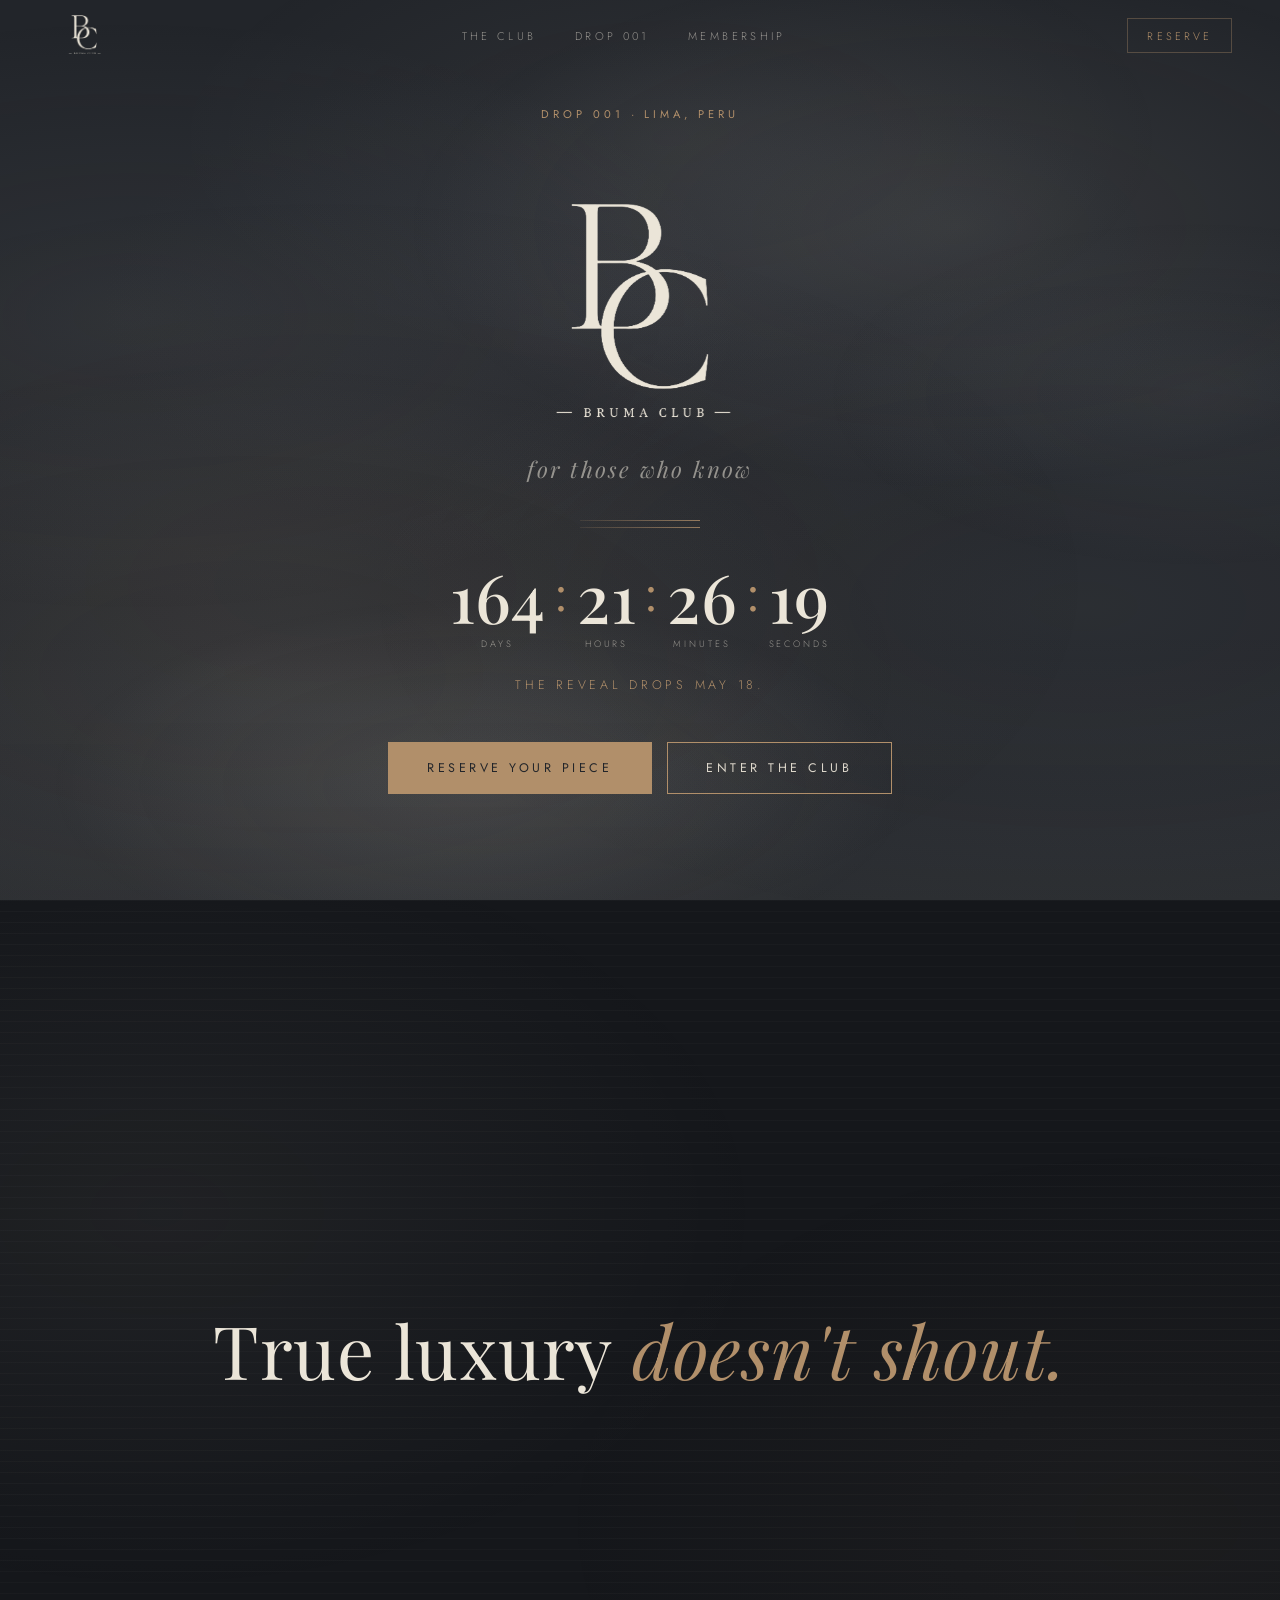
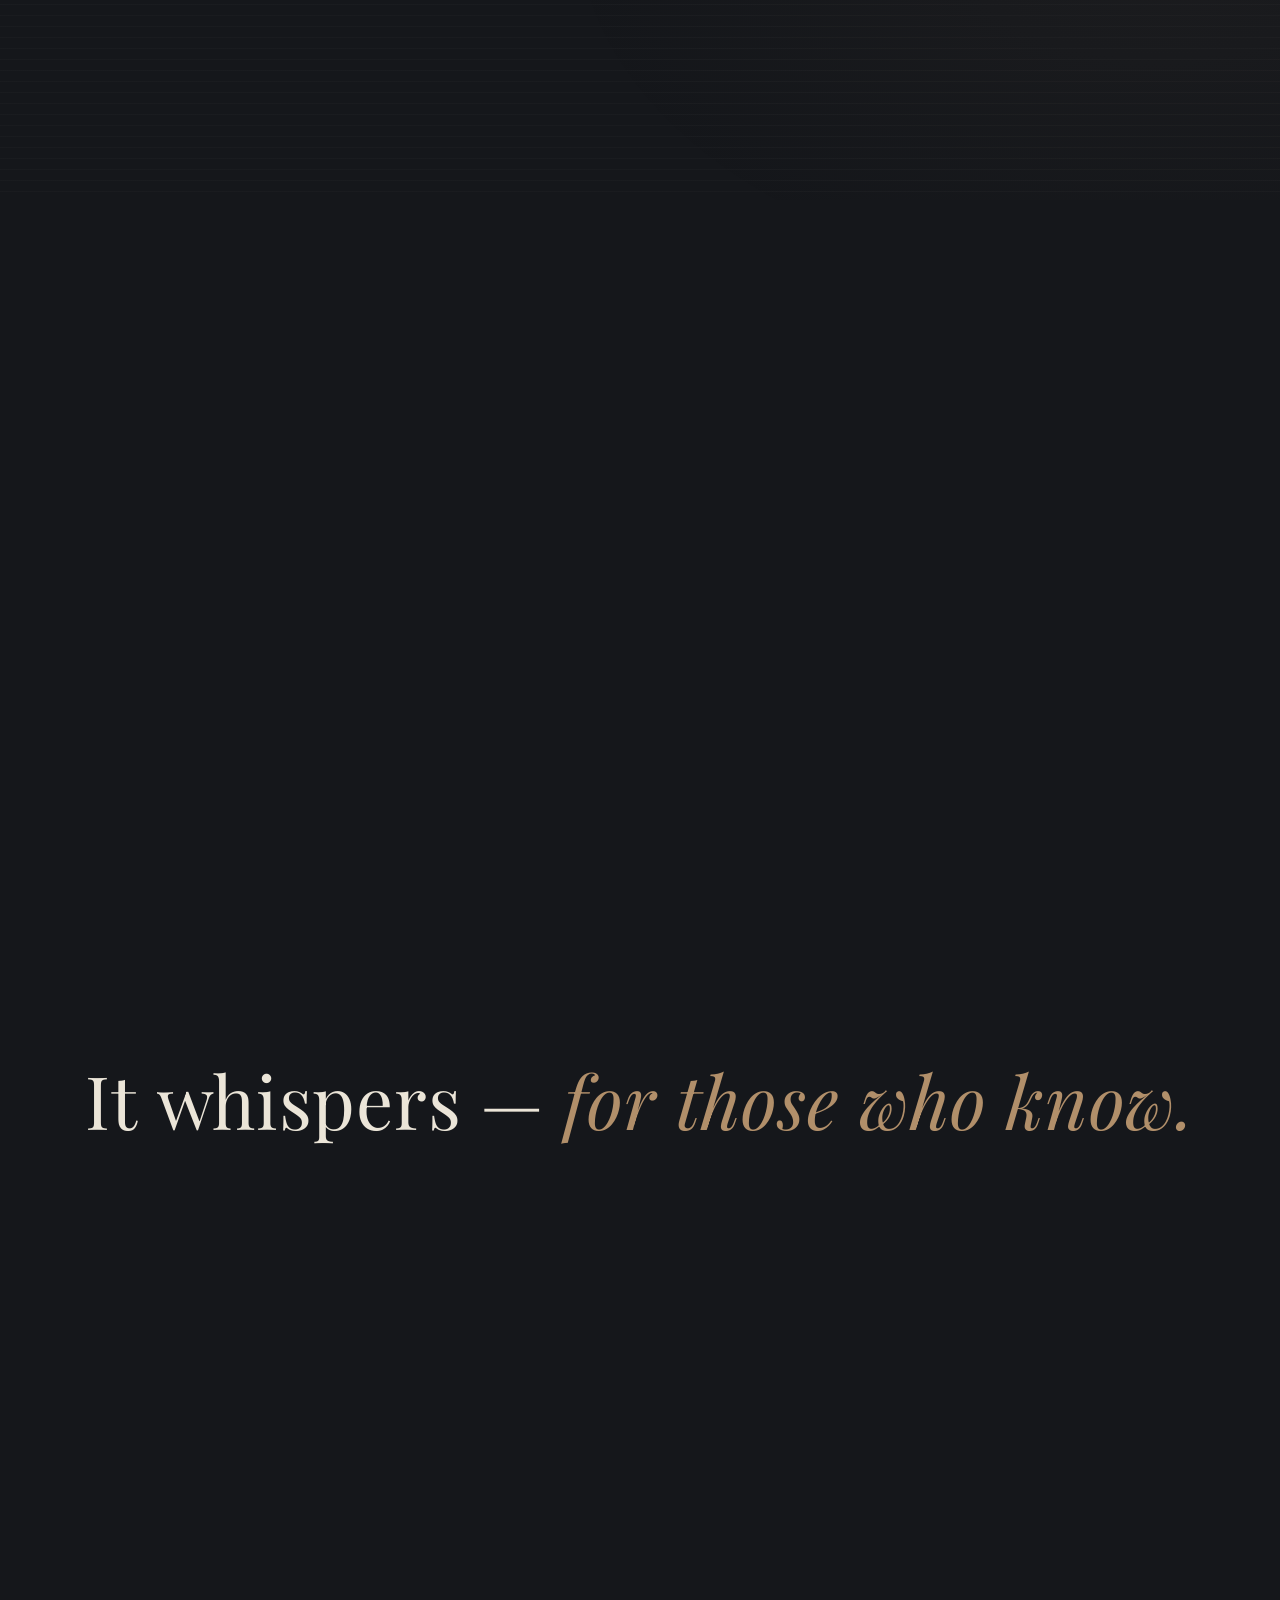
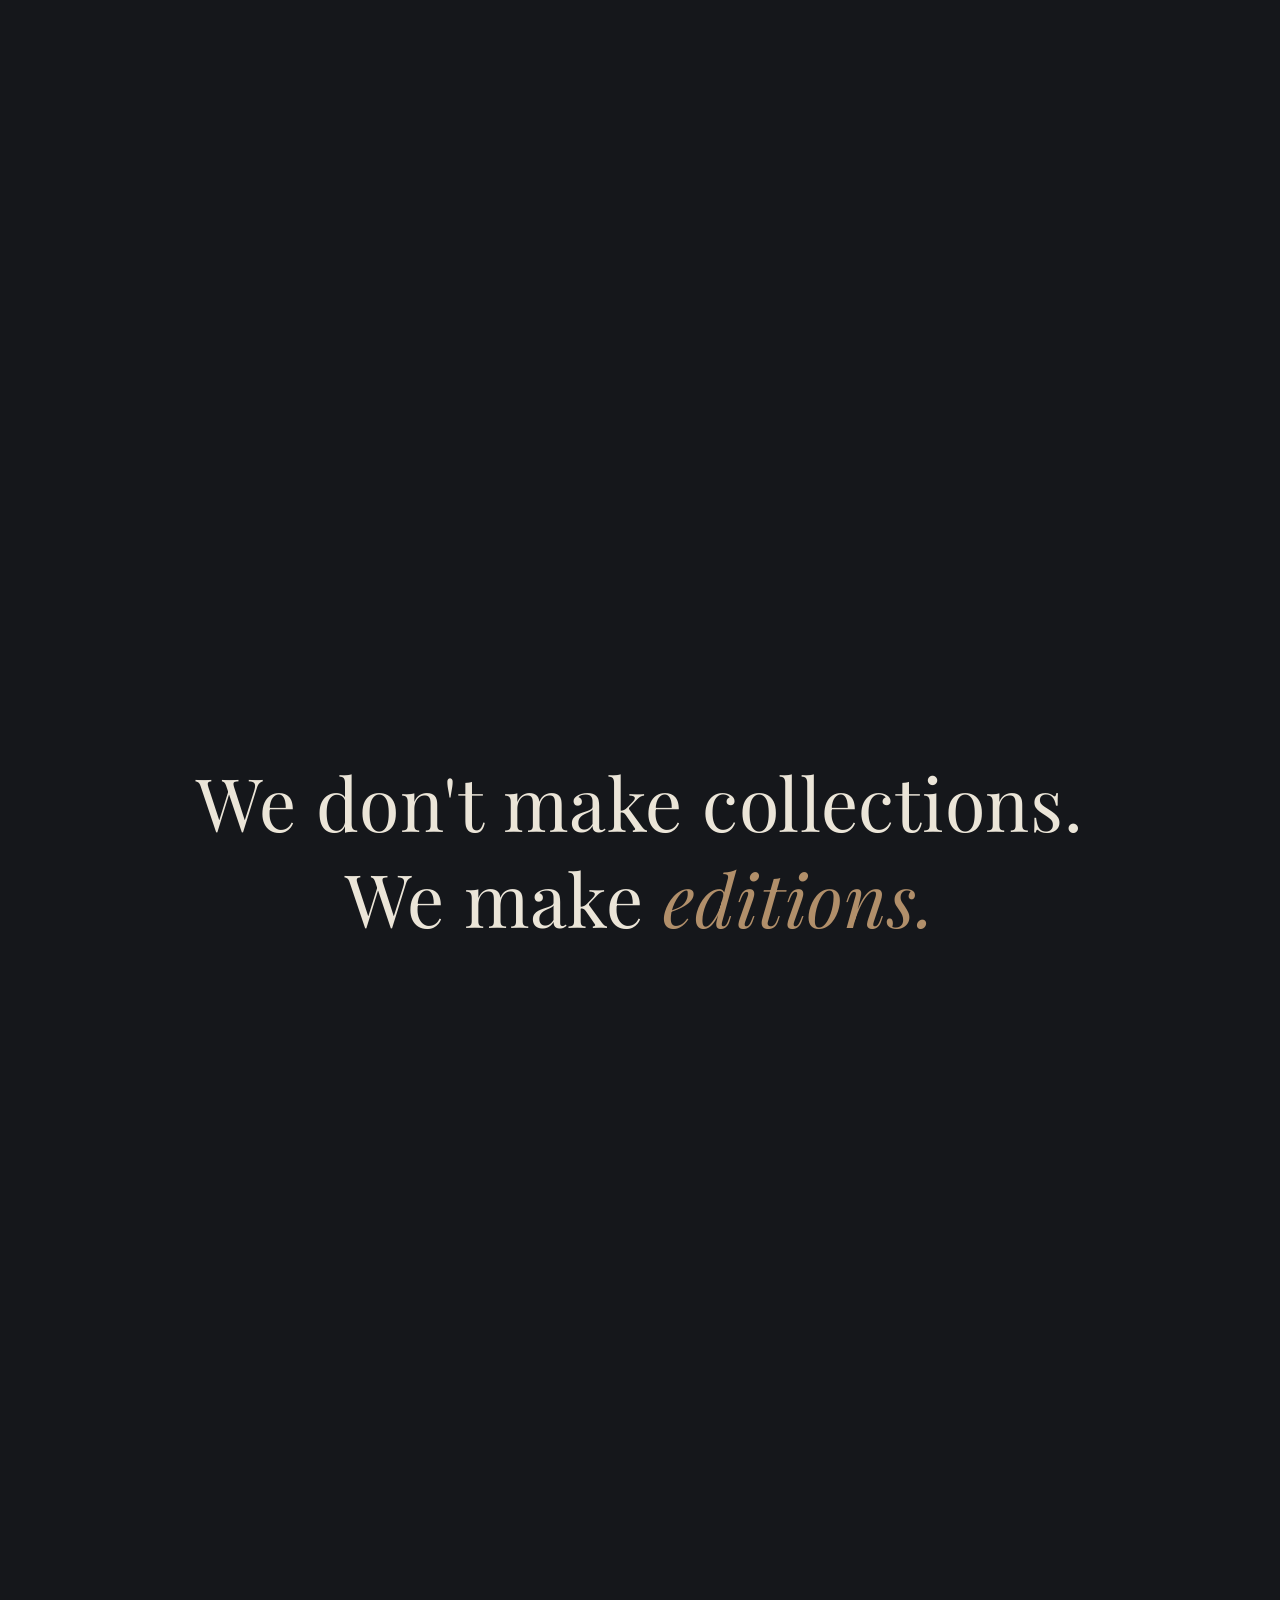
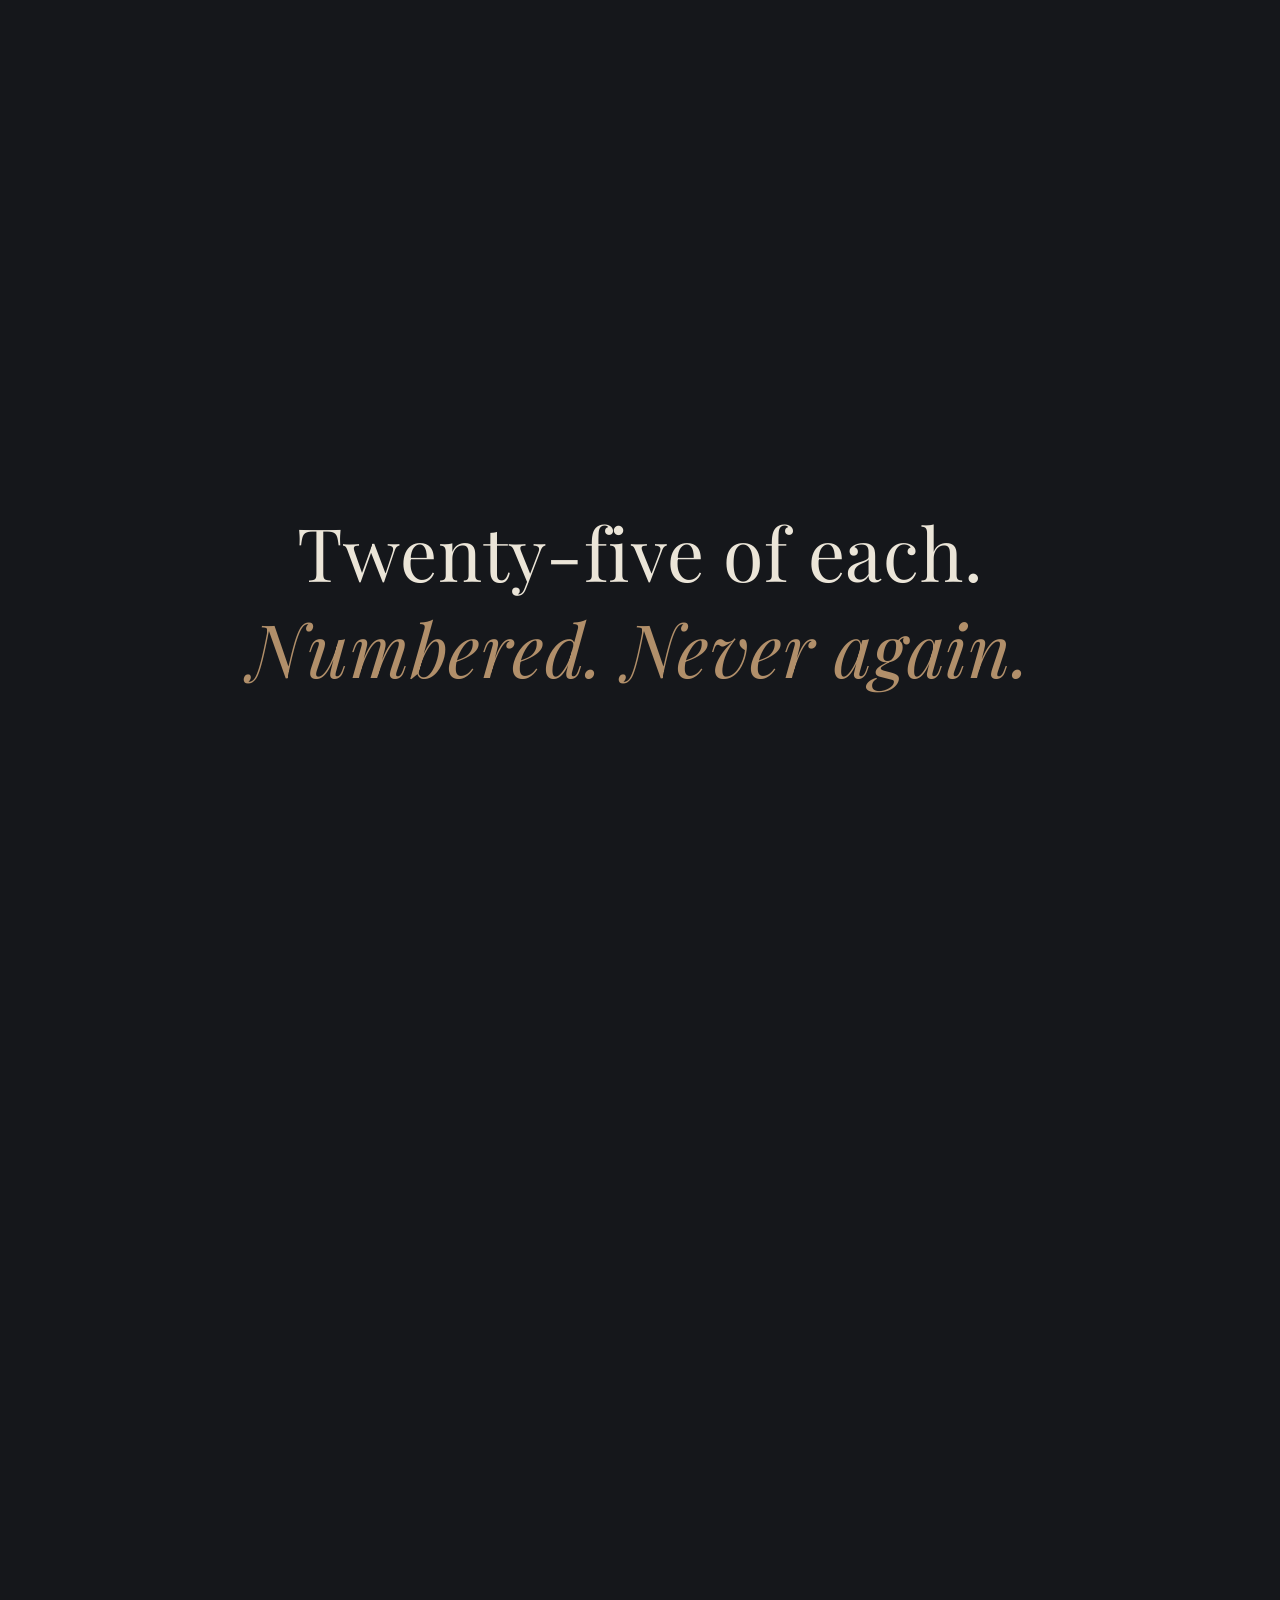
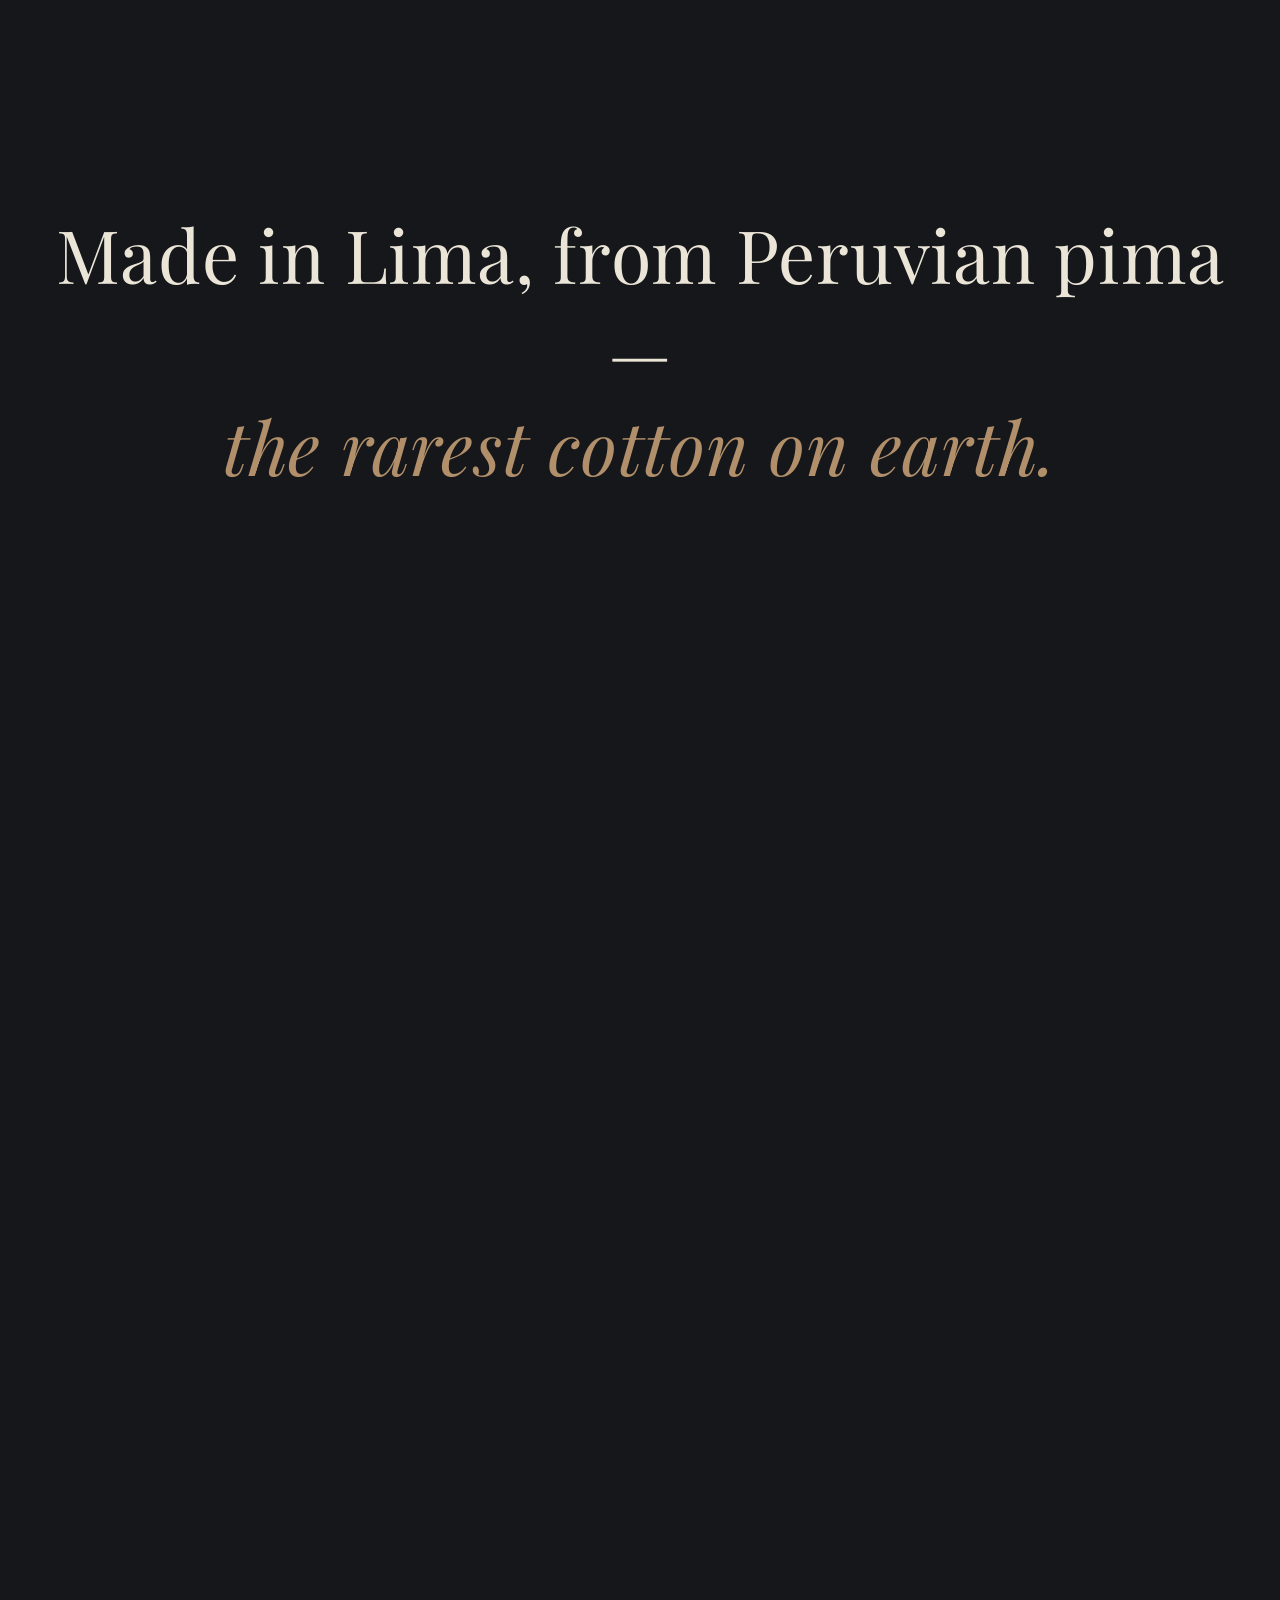
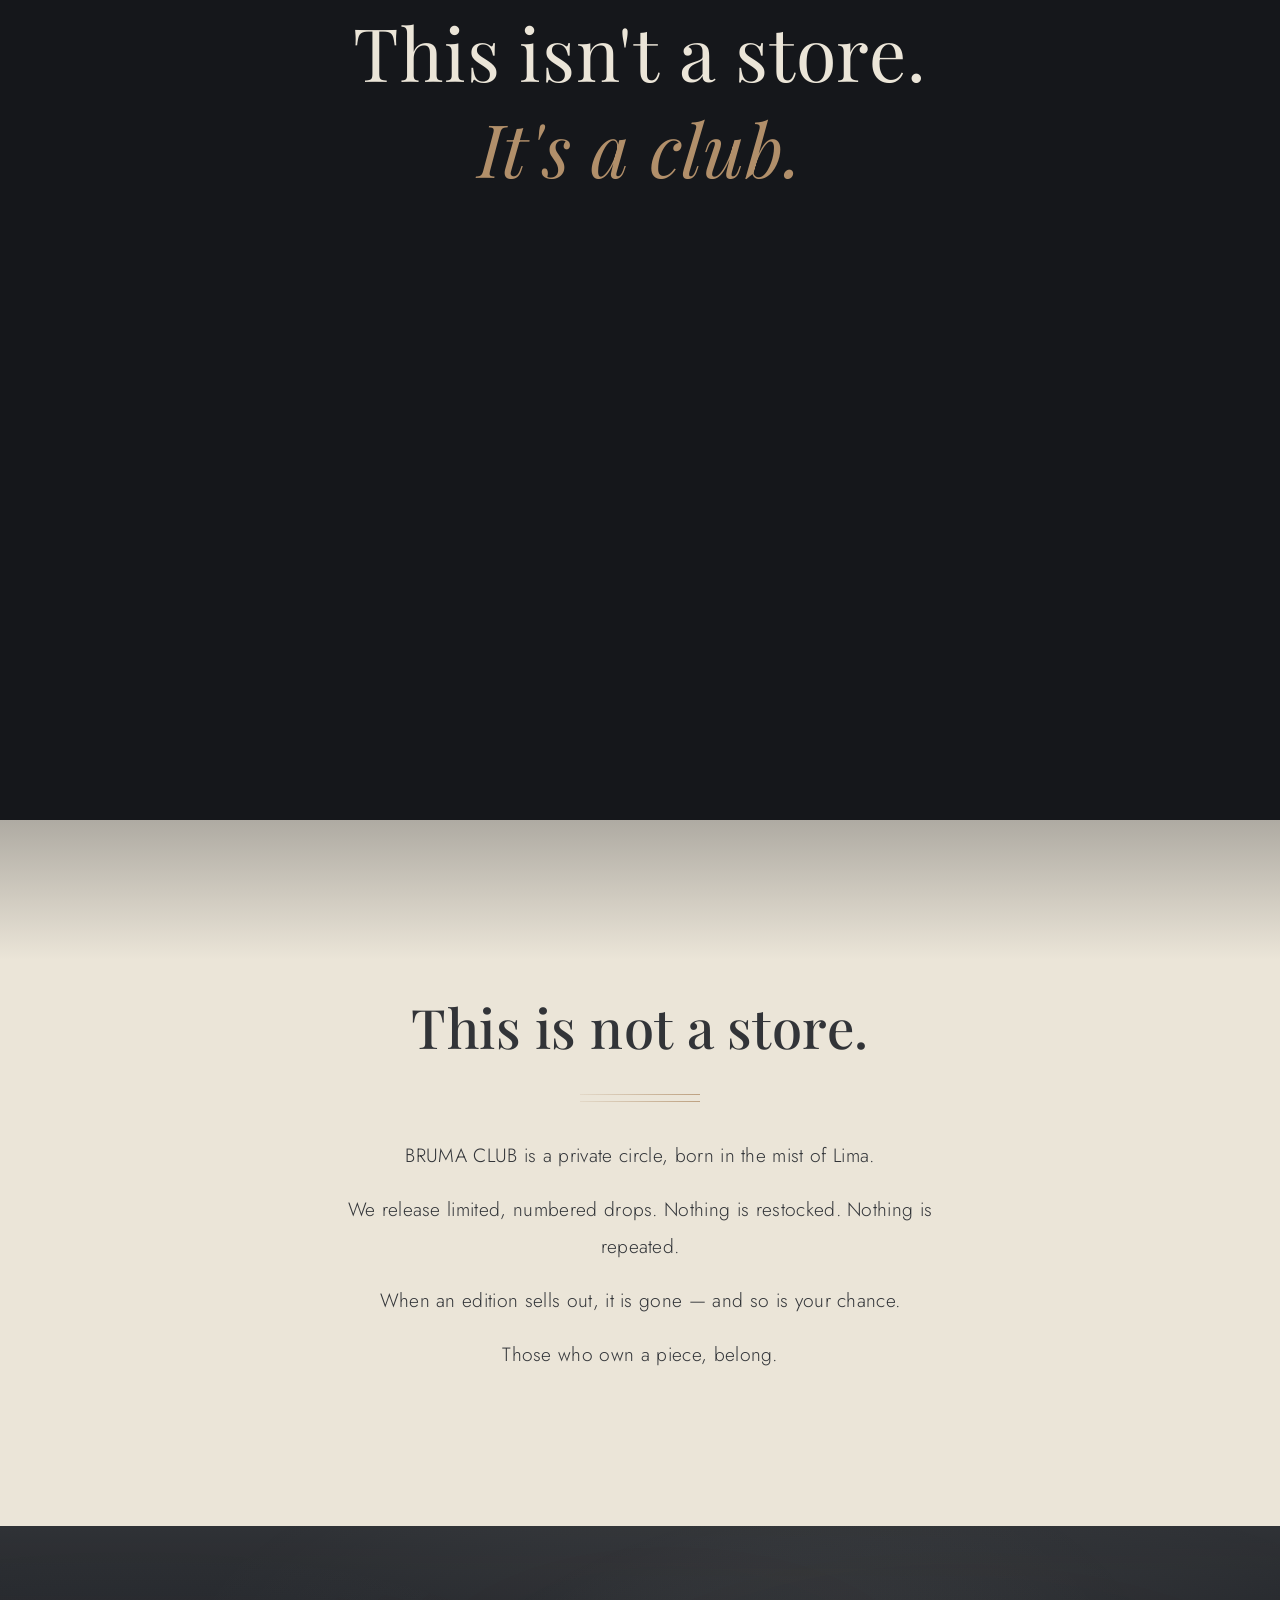
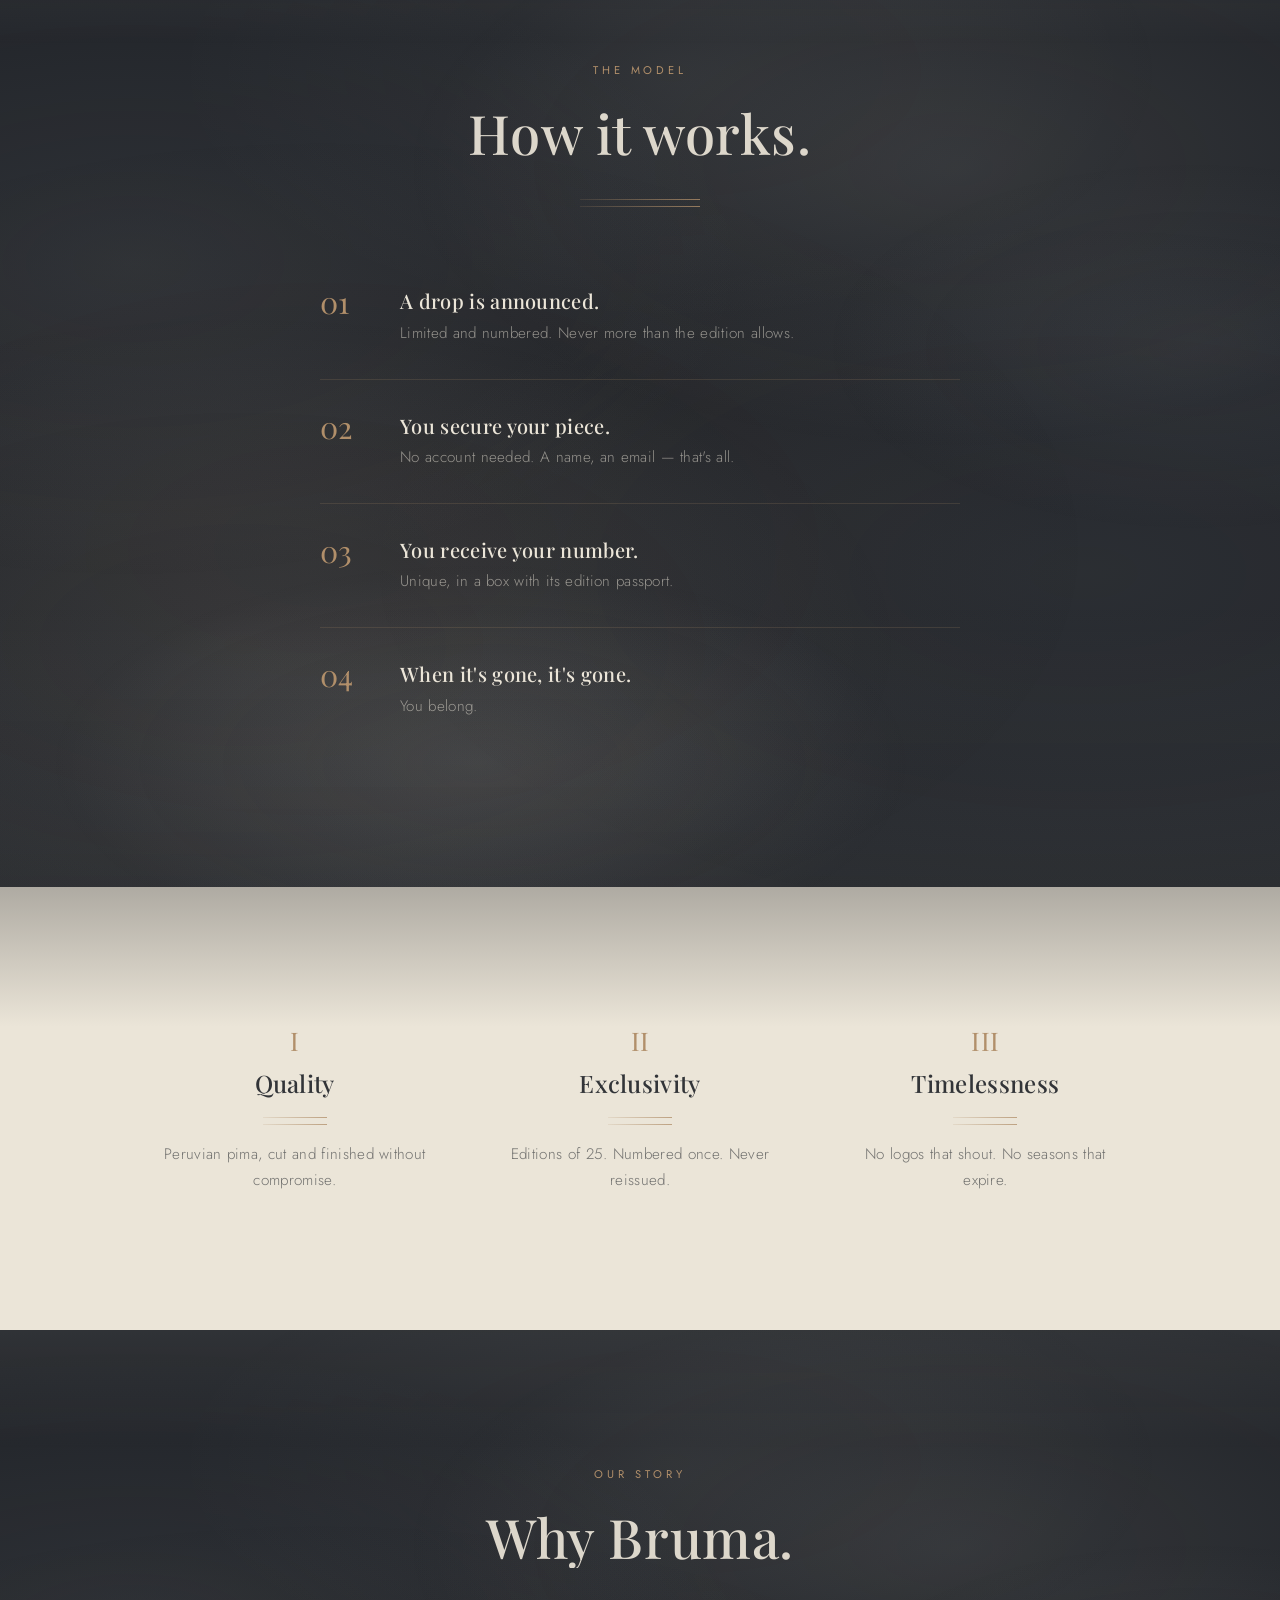
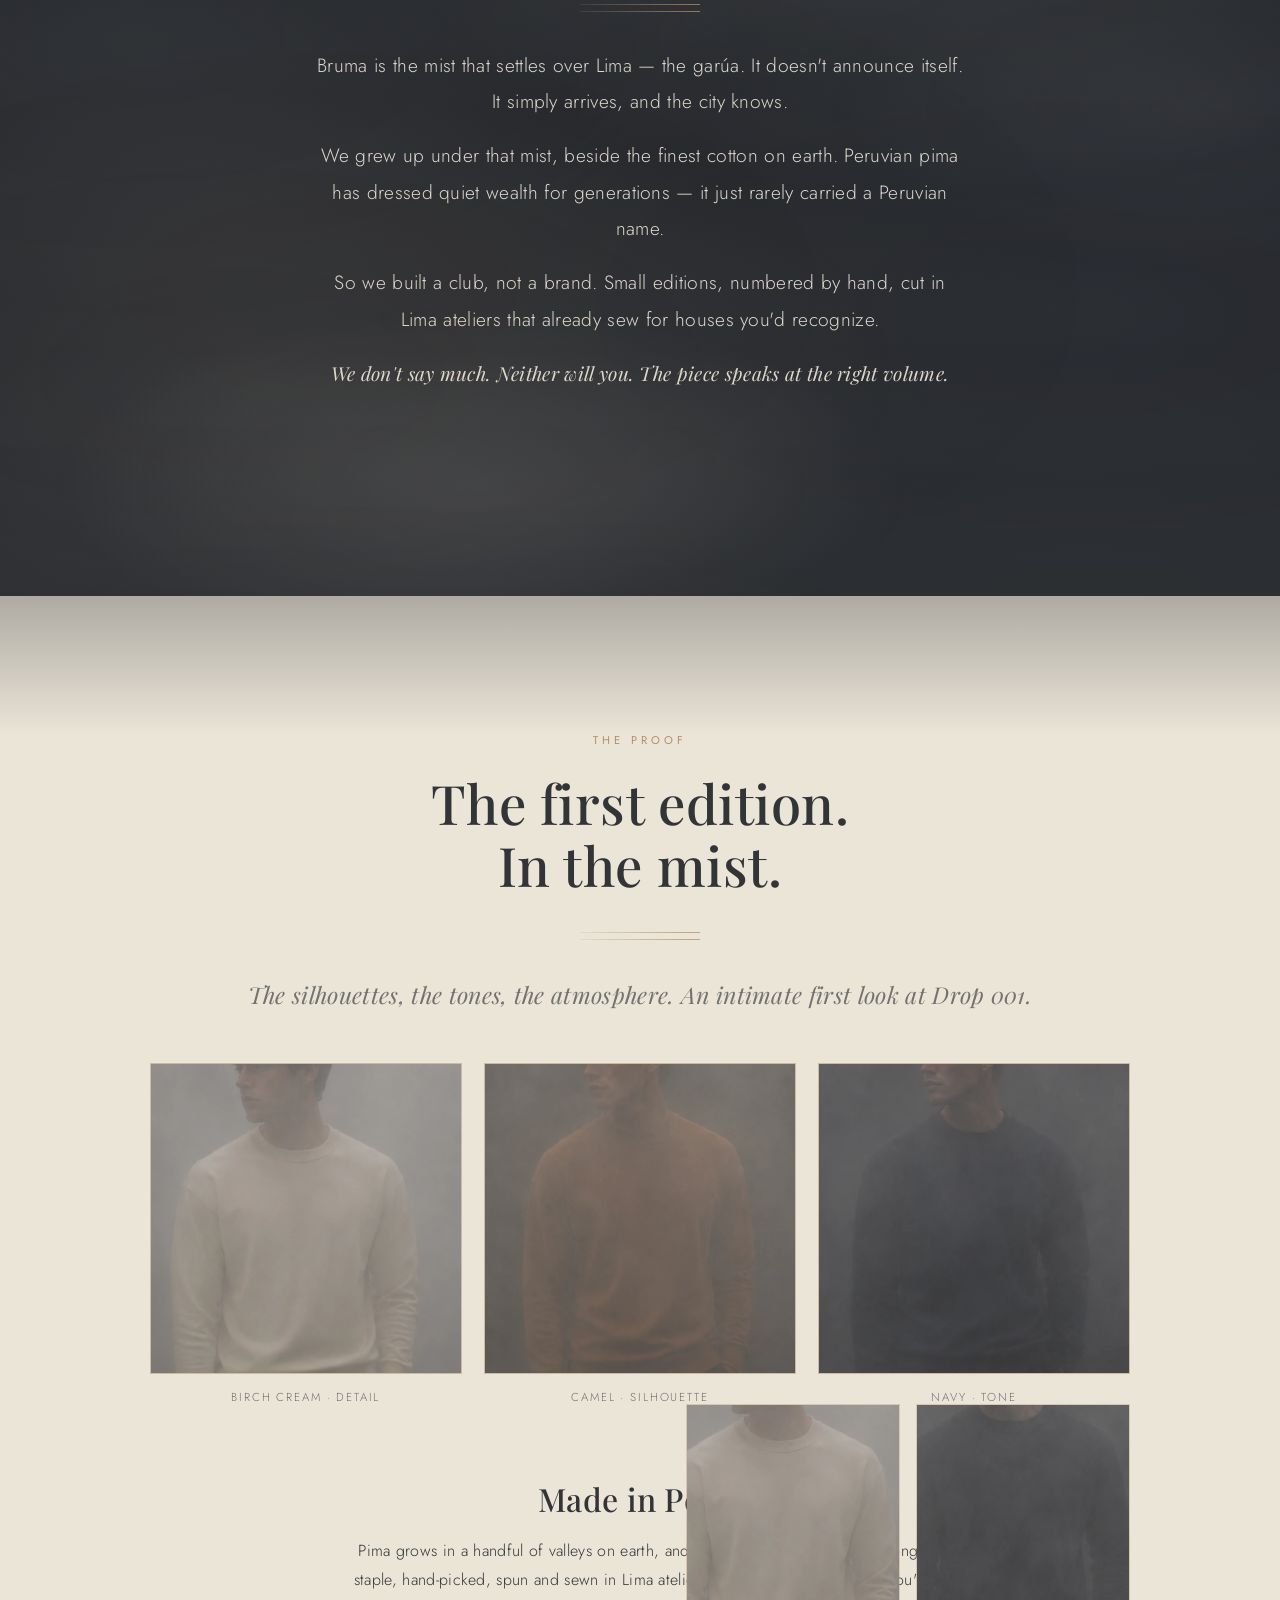
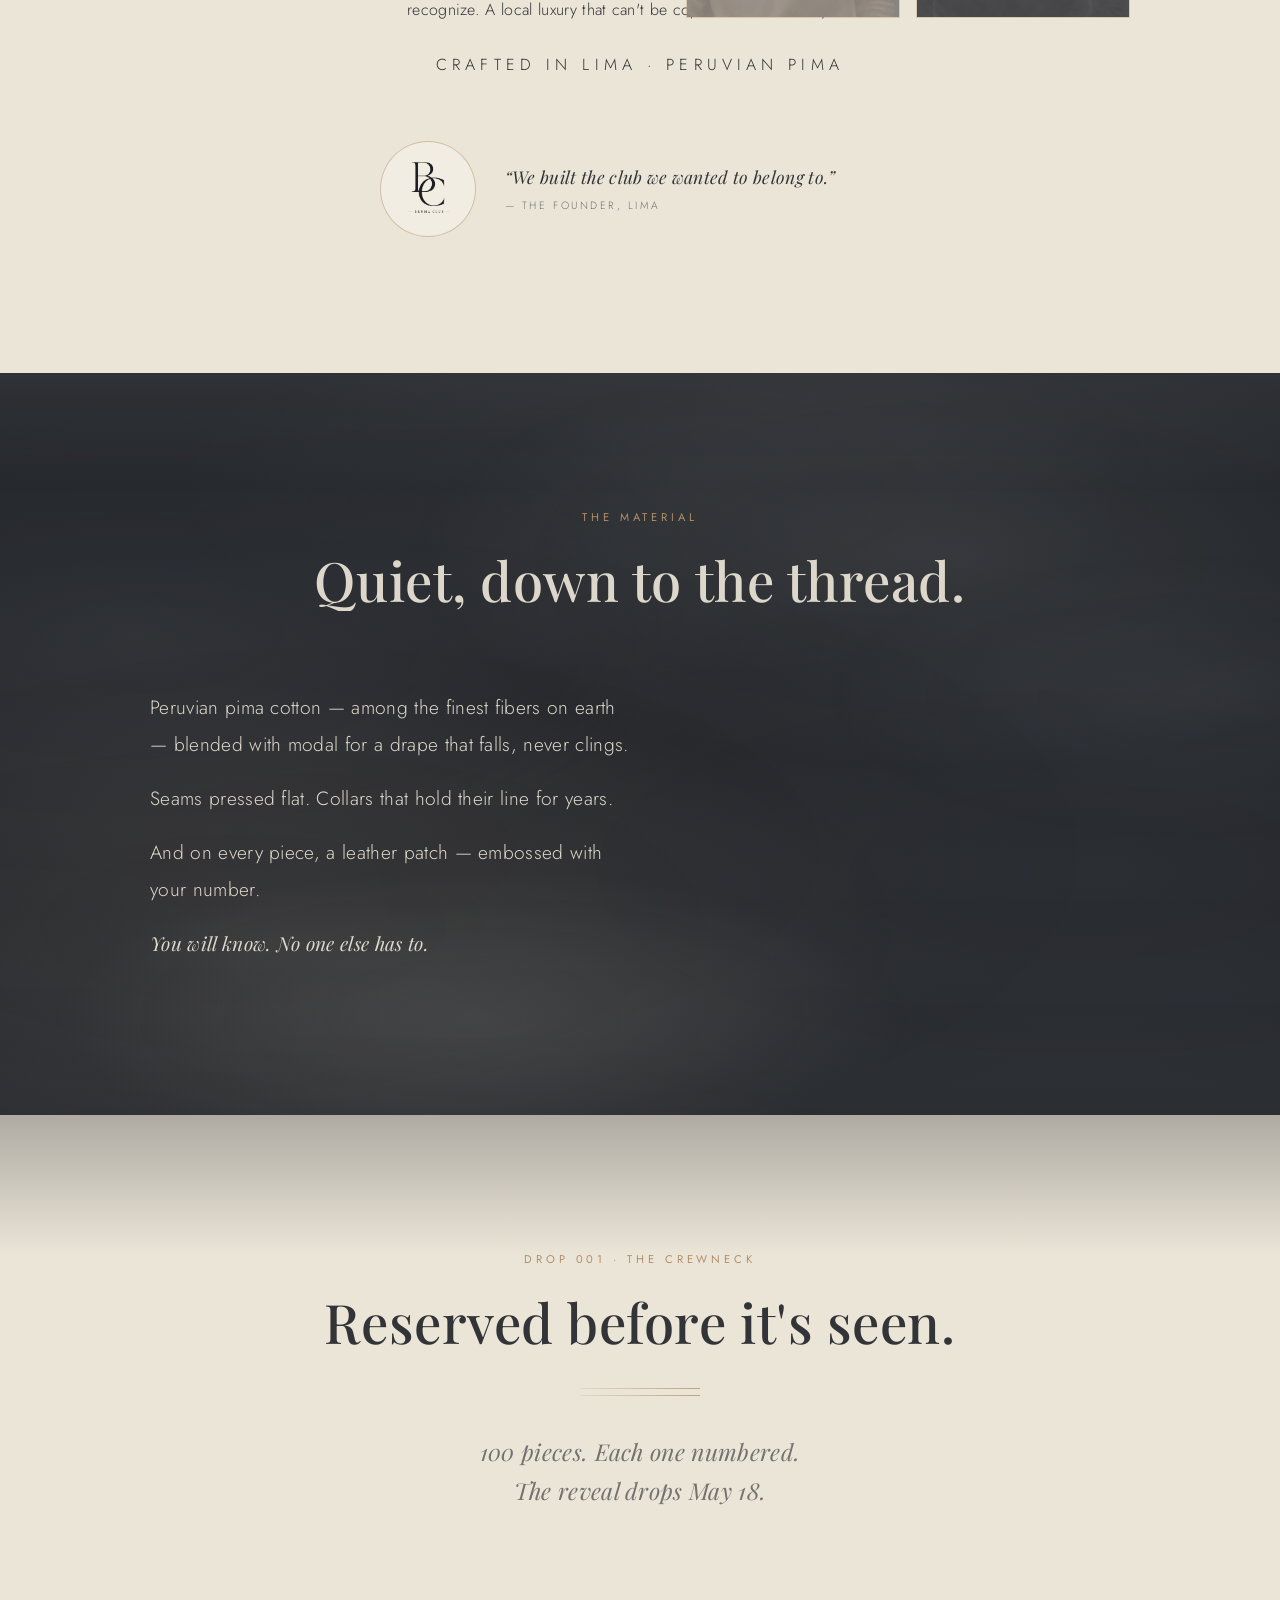
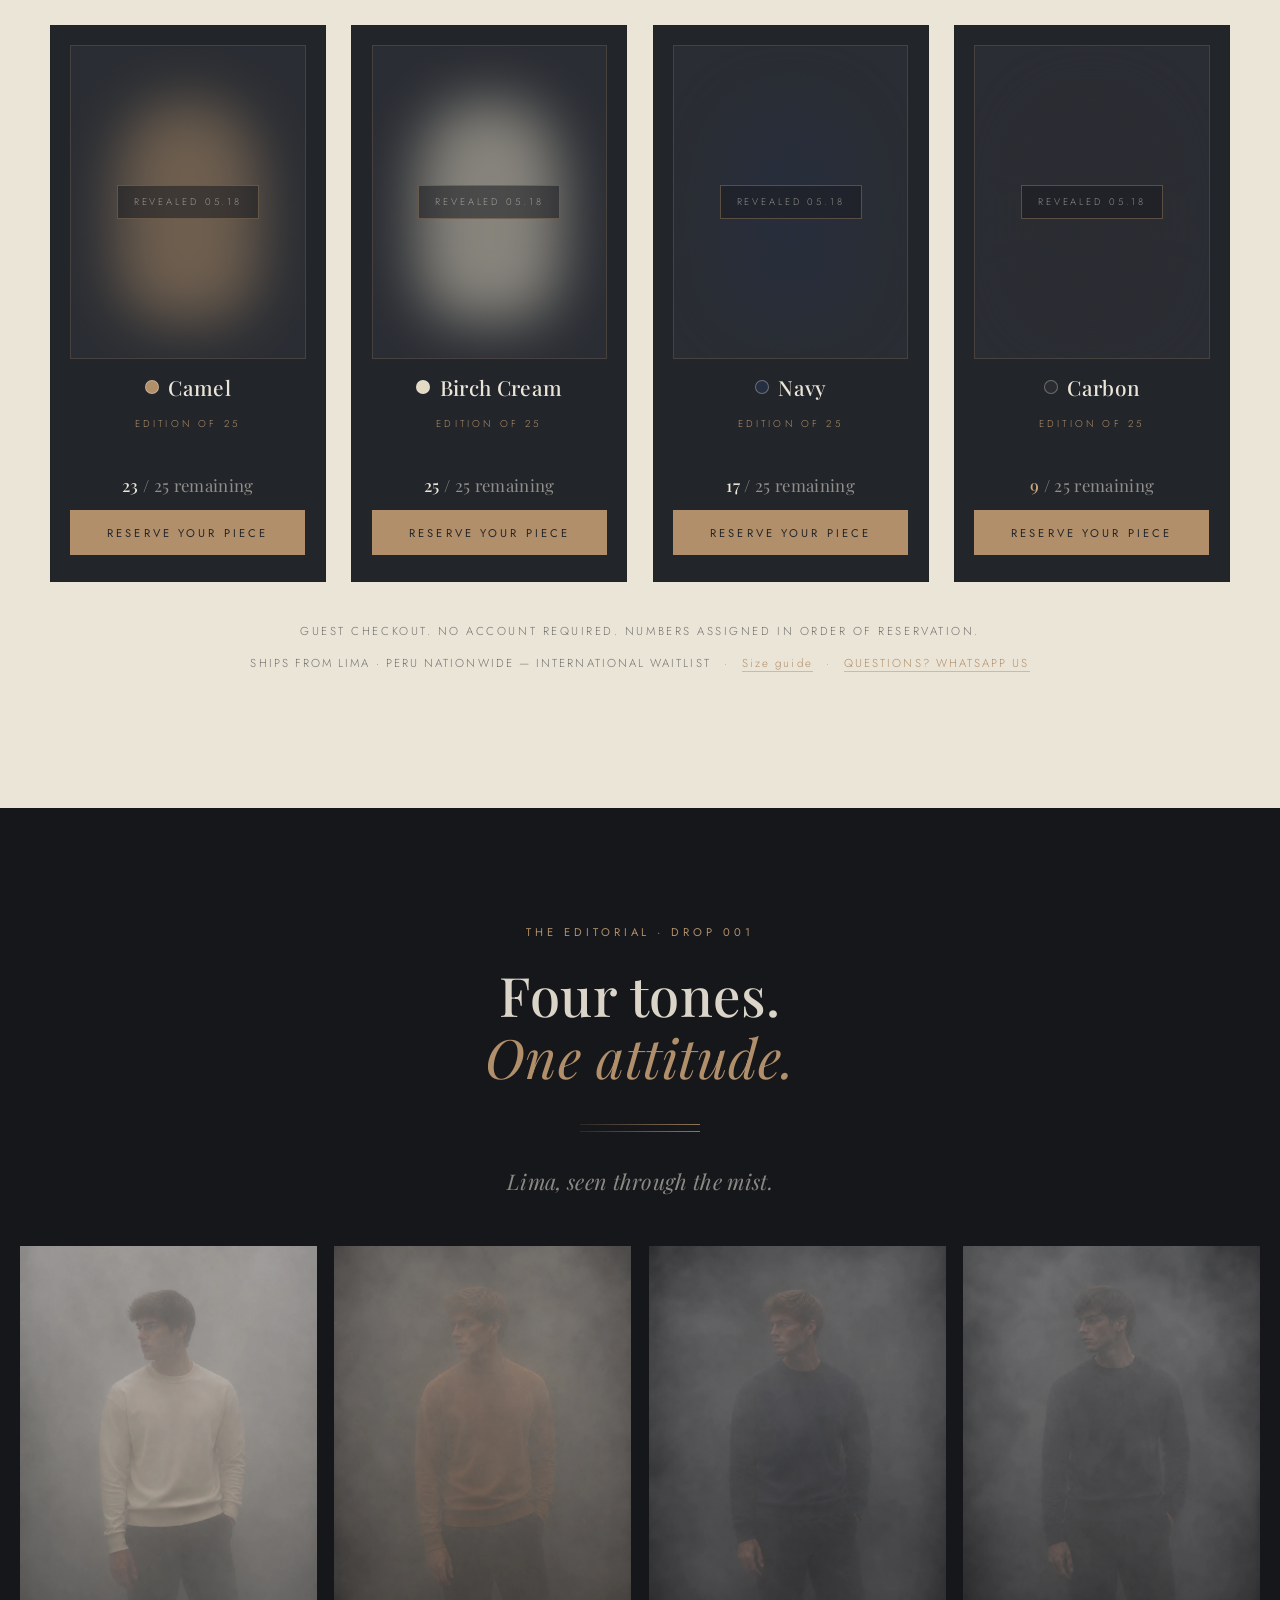
<file: bruma-club-github/index-src.html>
<!DOCTYPE html>
<html lang="en">
<head>
  <meta charset="UTF-8" />
  <meta name="viewport" content="width=device-width, initial-scale=1.0" />

  <!-- SEO -->
  <title>BRUMA CLUB — for those who know</title>
  <meta name="description" content="BRUMA CLUB. Limited, numbered drops from Lima, Peru. 100 pieces. Each one numbered. When it's gone, it's gone. Drop 001 reveals July 18." />
  <!-- Open Graph — export og-image.png at 1200×630 (BC monogram on carbon,
       "for those who know" beneath) so WhatsApp/Instagram previews look right -->
  <meta property="og:title" content="BRUMA CLUB — for those who know" />
  <meta property="og:description" content="Limited, numbered drops. 100 pieces, each one numbered. Drop 001 reveals July 18." />
  <meta property="og:type" content="website" />
  <meta property="og:site_name" content="BRUMA CLUB" />
  <meta property="og:image" content="assets/og-image.jpg" />
  <meta name="twitter:card" content="summary_large_image" />
  <meta name="twitter:title" content="BRUMA CLUB — for those who know" />
  <meta name="twitter:description" content="Limited, numbered drops from Lima, Peru. Drop 001 reveals July 18." />
  <meta name="twitter:image" content="assets/og-image.jpg" />
  <meta name="theme-color" content="#22252A" />
  <meta name="color-scheme" content="dark light" />
  <link rel="icon" type="image/png" href="assets/logo-bc-crema.png" />
  <link rel="apple-touch-icon" href="assets/logo-bc-crema.png" />

  <!-- Fonts: Playfair Display (display serif) + Jost (light sans) -->
  <link rel="preconnect" href="https://fonts.googleapis.com" />
  <link rel="preconnect" href="https://fonts.gstatic.com" crossorigin />
  <link href="https://fonts.googleapis.com/css2?family=Playfair+Display:ital,wght@0,400;0,500;0,600;1,400;1,500&family=Jost:wght@200;300;400;500&display=swap" rel="stylesheet" />

  <link rel="stylesheet" href="styles.css" />
</head>
<body>

  <!-- scroll progress hairline -->
  <div id="progress" aria-hidden="true"></div>
  <!-- subtle desktop cursor ring (pointer:fine only) -->
  <div id="cursor" aria-hidden="true"></div>

  <!-- ============ ENTRY GATE ============ -->
  <div id="gate" aria-hidden="true">
    <img class="gate-logo" src="assets/logo-bc-crema.png" alt="BC — Bruma Club" />
    <p class="gate-tagline">for those who know</p>
  </div>

  <!-- ============ NAV ============ -->
  <nav id="nav" aria-label="Main">
    <a href="#hero" class="nav-brand"><img src="assets/logo-bc-crema.png" alt="Bruma Club" /></a>
    <div class="nav-links">
      <a href="#club">The Club</a>
      <a href="#drop">Drop 001</a>
      <a href="#membership">Membership</a>
    </div>
    <a href="#drop" class="nav-cta" data-open-checkout>Reserve</a>
  </nav>

  <!-- ============ 1 · HERO ============ -->
  <header id="hero" class="dark">
    <p class="eyebrow reveal">Drop 001 · Lima, Peru</p>
    <div class="hero-logo-wrap" data-parallax="0.1">
      <img class="hero-logo" src="assets/logo-bc-crema.png" alt="BC monogram — Bruma Club" />
    </div>
    <p class="hero-tagline reveal">for those who know</p>

    <div class="garua reveal"><span></span><span></span></div>

    <div id="countdown" class="reveal" aria-live="polite">
      <div class="cd-unit"><span class="cd-num" id="cd-days">00</span><span class="cd-label">Days</span></div>
      <span class="cd-sep">:</span>
      <div class="cd-unit"><span class="cd-num" id="cd-hours">00</span><span class="cd-label">Hours</span></div>
      <span class="cd-sep">:</span>
      <div class="cd-unit"><span class="cd-num" id="cd-mins">00</span><span class="cd-label">Minutes</span></div>
      <span class="cd-sep">:</span>
      <div class="cd-unit"><span class="cd-num" id="cd-secs">00</span><span class="cd-label">Seconds</span></div>
    </div>
    <p class="cd-caption reveal" id="cd-caption">The reveal drops July 18.</p>
    <!-- Shown only to early-access members inside their window (script.js) -->
    <p class="early-note" id="early-note" hidden></p>

    <div class="hero-actions reveal">
      <a href="#drop" class="btn btn-solid" data-open-checkout>Reserve your piece</a>
      <a href="#membership" class="btn btn-ghost">Enter the club</a>
    </div>
  </header>

  <!-- ============ 2 · PHILOSOPHY — manifesto sequence ============ -->
  <!-- Each "beat" pins one idea full-screen while you scroll past it.   -->
  <!-- Words fade in one by one; a slow garúa (mist) drifts behind.      -->
  <section id="philosophy" class="black" aria-label="Manifesto">
    <div class="mist" aria-hidden="true"></div>

    <div class="beat"><div class="beat-inner">
      <h2 class="statement">True luxury <em>doesn't shout.</em></h2>
    </div></div>

    <div class="beat"><div class="beat-inner">
      <h2 class="statement">It whispers — <em>for those who know.</em></h2>
    </div></div>

    <div class="beat"><div class="beat-inner">
      <h2 class="statement">We don't make collections.<br />We make <em>editions.</em></h2>
    </div></div>

    <div class="beat"><div class="beat-inner">
      <h2 class="statement">Twenty-five of each.<br /><em>Numbered. Never again.</em></h2>
    </div></div>

    <div class="beat"><div class="beat-inner">
      <h2 class="statement">Made in Lima, from Peruvian pima —<br /><em>the rarest cotton on earth.</em></h2>
    </div></div>

    <div class="beat"><div class="beat-inner">
      <h2 class="statement">This isn't a store.<br /><em>It's a club.</em></h2>
    </div></div>
  </section>

  <!-- ============ 3 · WHAT IS BRUMA CLUB ============ -->
  <section id="club" class="light">
    <p class="eyebrow reveal">The Club</p>
    <h2 class="title reveal">This is not a store.</h2>
    <div class="garua reveal"><span></span><span></span></div>
    <div class="prose" data-stagger>
      <p>BRUMA CLUB is a private circle, born in the mist of Lima.</p>
      <p>We release limited, numbered drops. Nothing is restocked. Nothing is repeated.</p>
      <p>When an edition sells out, it is gone — and so is your chance.</p>
      <p>Those who own a piece, belong.</p>
    </div>
  </section>

  <!-- ============ 4 · HOW IT WORKS ============ -->
  <section id="how" class="dark after-light">
    <p class="eyebrow reveal">The Model</p>
    <h2 class="title reveal">How it works.</h2>
    <div class="garua reveal"><span></span><span></span></div>
    <ol class="steps">
      <li class="step reveal">
        <span class="step-num">01</span>
        <h3>A drop is announced.</h3>
        <p>Limited and numbered. Never more than the edition allows.</p>
      </li>
      <li class="step reveal">
        <span class="step-num">02</span>
        <h3>You secure your piece.</h3>
        <p>No account needed. A name, an email — that's all.</p>
      </li>
      <li class="step reveal">
        <span class="step-num">03</span>
        <h3>You receive your number.</h3>
        <p>Unique, in a box with its edition passport.</p>
      </li>
      <li class="step reveal">
        <span class="step-num">04</span>
        <h3>When it's gone, it's gone.</h3>
        <p>You belong.</p>
      </li>
    </ol>
  </section>

  <!-- ============ 5 · VALUES ============ -->
  <section id="values" class="light">
    <div class="values-grid">
      <div class="value reveal">
        <span class="roman">I</span>
        <h3>Quality</h3>
        <div class="garua sm"><span></span><span></span></div>
        <p>Peruvian pima, cut and finished without compromise.</p>
      </div>
      <div class="value reveal">
        <span class="roman">II</span>
        <h3>Exclusivity</h3>
        <div class="garua sm"><span></span><span></span></div>
        <p>Editions of 25. Numbered once. Never reissued.</p>
      </div>
      <div class="value reveal">
        <span class="roman">III</span>
        <h3>Timelessness</h3>
        <div class="garua sm"><span></span><span></span></div>
        <p>No logos that shout. No seasons that expire.</p>
      </div>
    </div>
  </section>

  <!-- ============ 5b · OUR STORY / WHY BRUMA ============ -->
  <section id="story" class="dark after-light">
    <p class="eyebrow reveal">Our Story</p>
    <h2 class="title reveal">Why Bruma.</h2>
    <div class="garua reveal"><span></span><span></span></div>
    <div class="prose" data-stagger>
      <p>Bruma is the mist that settles over Lima — the garúa. It doesn't announce itself. It simply arrives, and the city knows.</p>
      <p>We grew up under that mist, beside the finest cotton on earth. Peruvian pima has dressed quiet wealth for generations — it just rarely carried a Peruvian name.</p>
      <p>So we built a club, not a brand. Small editions, numbered by hand, cut in Lima ateliers that already sew for houses you'd recognize.</p>
      <p class="prose-accent">We don't say much. Neither will you. The piece speaks at the right volume.</p>
    </div>

    <!-- quiet trust seals -->
    <ul class="trust reveal" aria-label="Trust">
      <li>
        <svg viewBox="0 0 24 24" aria-hidden="true"><path d="M12 21s-6.5-5.4-6.5-10A6.5 6.5 0 0 1 12 4.5 6.5 6.5 0 0 1 18.5 11c0 4.6-6.5 10-6.5 10z"/><circle cx="12" cy="11" r="2.2"/></svg>
        Made in Peru
      </li>
      <li>
        <svg viewBox="0 0 24 24" aria-hidden="true"><path d="M12 20c6-2 8-7 8-13-6 0-11 2-13 8m5 5c-3-1-5-3-5-3"/><path d="M12 20c0-5 2-9 6-12"/></svg>
        Peruvian pima cotton
      </li>
      <li>
        <svg viewBox="0 0 24 24" aria-hidden="true"><path d="M9 4L7 20M17 4l-2 16M5 9h15M4 15h15"/></svg>
        Limited &amp; numbered
      </li>
      <li>
        <svg viewBox="0 0 24 24" aria-hidden="true"><rect x="5.5" y="10.5" width="13" height="9" rx="1.5"/><path d="M8.5 10.5V8a3.5 3.5 0 0 1 7 0v2.5"/></svg>
        Secure checkout
      </li>
    </ul>

  </section>

  <!-- ============ 5c · THE PROOF (trust without spoiling the design) ============ -->
  <section id="proof" class="light">
    <p class="eyebrow reveal">The Proof</p>
    <h2 class="title reveal">The first edition.<br />In the mist.</h2>
    <div class="garua reveal"><span></span><span></span></div>
    <p class="drop-intro reveal">The silhouettes, the tones, the atmosphere. An intimate first look at Drop 001.</p>

    <!-- Editorial close crops produced from the original provided photographs -->
    <div class="proof-grid">
      <figure class="proof-shot reveal">
        <img class="proof-image" src="assets/editorial-birch.webp" alt="Birch Cream — detail of the crewneck worn in mist" loading="lazy" decoding="async" />
        <figcaption>Birch Cream · detail</figcaption>
      </figure>
      <figure class="proof-shot reveal">
        <img class="proof-image" src="assets/editorial-camel.webp" alt="Camel — crewneck and drape in mist" loading="lazy" decoding="async" />
        <figcaption>Camel · silhouette</figcaption>
      </figure>
      <figure class="proof-shot reveal">
        <img class="proof-image" src="assets/editorial-navy.webp" alt="Navy — crewneck editorial crop" loading="lazy" decoding="async" />
        <figcaption>Navy · tone</figcaption>
      </figure>
    </div>

    <!-- Made in Peru -->
    <div class="made reveal">
      <h3 class="made-title">Made in Peru.</h3>
      <p>Pima grows in a handful of valleys on earth, and the finest of it grows here. Long-staple, hand-picked, spun and sewn in Lima ateliers that already dress houses you'd recognize. A local luxury that can't be copied abroad — only worn.</p>
      <p class="made-seal">Crafted in Lima · Peruvian pima</p>
    </div>

    <!-- Who's behind -->
    <div class="founder reveal">
      <div class="founder-ph founder-mark"><img src="assets/logo-bc-carbon.png" alt="BRUMA CLUB monogram" loading="lazy" decoding="async" /></div>
      <div class="founder-text">
        <p class="founder-line">“We built the club we wanted to belong to.”</p>
        <p class="founder-name">— The founder, Lima</p>
      </div>
    </div>
  </section>

  <!-- ============ 6 · THE MATERIAL ============ -->
  <section id="material" class="dark after-light">
    <p class="eyebrow reveal">The Material</p>
    <h2 class="title reveal">Quiet, down to the thread.</h2>
    <div class="garua reveal"><span></span><span></span></div>
    <div class="material-grid">
      <div class="prose reveal">
        <p>Peruvian pima cotton — among the finest fibers on earth — blended with modal for a drape that falls, never clings.</p>
        <p>Seams pressed flat. Collars that hold their line for years.</p>
        <p>And on every piece, a leather patch — embossed with your number.</p>
        <p class="prose-accent">You will know. No one else has to.</p>
      </div>
      <div class="material-images" data-parallax="0.07">
        <img class="material-image reveal" src="assets/detail-knit.webp" alt="Detalle de la caída del crewneck Birch Cream" loading="lazy" decoding="async" />
        <img class="material-image reveal" src="assets/detail-carbon.webp" alt="Detalle de la prenda Carbon" loading="lazy" decoding="async" />
      </div>
    </div>
  </section>

  <!-- ============ 7 · DROP 001 — PRE-SALE ============ -->
  <section id="drop" class="light">
    <p class="eyebrow reveal">Drop 001 · The Crewneck</p>
    <h2 class="title reveal" id="drop-title">Reserved before it's seen.</h2>
    <div class="garua reveal"><span></span><span></span></div>
    <p class="drop-intro reveal" id="drop-intro">
      100 pieces. Each one numbered.<br />The reveal drops July 18.
    </p>
    <!-- Sober price line — filled (or hidden) by script.js from CONFIG.PRICE -->
    <p class="drop-price reveal" id="drop-price" hidden></p>

    <!-- Cards rendered by script.js from CONFIG.COLORS -->
    <div id="drop-grid" class="drop-grid">
      <!-- Fallback edition cards: replaced with interactive cards when JS loads. -->
      <article class="drop-card"><div class="card-visual"><img src="assets/crewneck-camel.webp" alt="Crewneck Camel" loading="lazy" width="1122" height="1402" /></div><h3 class="card-name">Camel</h3><p class="card-edition">Edition of 25</p><p class="card-meta">Pantone 16-1320 · Peruvian pima</p><p class="card-stock">Available in the collection</p><a class="btn btn-solid" href="#membership">Discover the club</a></article>
      <article class="drop-card"><div class="card-visual"><img src="assets/crewneck-birch.webp" alt="Crewneck Birch Cream" loading="lazy" width="1122" height="1402" /></div><h3 class="card-name">Birch Cream</h3><p class="card-edition">Edition of 25</p><p class="card-meta">Pantone 13-0905 · Peruvian pima</p><p class="card-stock">Available in the collection</p><a class="btn btn-solid" href="#membership">Discover the club</a></article>
      <article class="drop-card"><div class="card-visual"><img src="assets/crewneck-navy.webp" alt="Crewneck Navy" loading="lazy" width="1122" height="1402" /></div><h3 class="card-name">Navy</h3><p class="card-edition">Edition of 25</p><p class="card-meta">Pantone 19-3933 · Peruvian pima</p><p class="card-stock">Available in the collection</p><a class="btn btn-solid" href="#membership">Discover the club</a></article>
      <article class="drop-card"><div class="card-visual"><img src="assets/crewneck-carbon.webp" alt="Crewneck Carbon" loading="lazy" width="1122" height="1402" /></div><h3 class="card-name">Carbon</h3><p class="card-edition">Edition of 25</p><p class="card-meta">Pantone 19-4007 · Peruvian pima</p><p class="card-stock">Available in the collection</p><a class="btn btn-solid" href="#membership">Discover the club</a></article>
    </div>

    <div class="site-warning" role="status">La visualización interactiva requiere JavaScript. Las fotografías se muestran igualmente. Si esta pantalla aparece en una vista previa de archivos, abre el archivo HTML completo en un navegador.</div>
    <p class="drop-note reveal">Guest checkout. No account required. Numbers assigned in order of reservation.</p>
    <p class="drop-aux reveal">
      Ships from Lima · Peru nationwide — international waitlist
      <span class="dot">·</span>
      <button type="button" class="link-quiet" data-open-sizeguide>Size guide</button>
      <span class="dot">·</span>
      <a class="link-quiet wa-link" target="_blank" rel="noopener">Questions? WhatsApp us</a>
    </p>
  </section>

  <!-- ============ EDITORIAL LOOKBOOK: original photographs ============ -->
  <section id="lookbook" class="black lookbook" aria-label="Drop 001 editorial lookbook">
    <p class="eyebrow reveal">The Editorial · Drop 001</p>
    <h2 class="title reveal">Four tones.<br /><em>One attitude.</em></h2>
    <div class="garua reveal"><span></span><span></span></div>
    <p class="lookbook-lead reveal">Lima, seen through the mist.</p>
    <div class="lookbook-grid">
      <figure class="lookbook-item reveal"><img src="assets/crewneck-birch.webp" alt="Birch Cream — model wearing the BRUMA CLUB crewneck in fog" loading="lazy" decoding="async" /><figcaption><span>01</span> Birch Cream</figcaption></figure>
      <figure class="lookbook-item reveal"><img src="assets/crewneck-camel.webp" alt="Camel — model wearing the BRUMA CLUB crewneck in fog" loading="lazy" decoding="async" /><figcaption><span>02</span> Camel</figcaption></figure>
      <figure class="lookbook-item reveal"><img src="assets/crewneck-navy.webp" alt="Navy — model wearing the BRUMA CLUB crewneck in fog" loading="lazy" decoding="async" /><figcaption><span>03</span> Navy</figcaption></figure>
      <figure class="lookbook-item reveal"><img src="assets/crewneck-carbon.webp" alt="Carbon — model wearing the BRUMA CLUB crewneck in fog" loading="lazy" decoding="async" /><figcaption><span>04</span> Carbon</figcaption></figure>
    </div>
    <p class="lookbook-footer reveal">The limited edition. Nothing loud, nothing extra.</p>
  </section>

  <!-- ============ 8 · MEMBERSHIP ============ -->
  <section id="membership" class="dark">
    <p class="eyebrow reveal">The Bruma Club Membership</p>
    <h2 class="title reveal">Owning a piece<br />makes you a member.</h2>
    <div class="garua reveal"><span></span><span></span></div>

    <div class="membership-grid">
      <!-- CSS-only Club Passport -->
      <div class="passport-wrap reveal">
        <div class="passport" id="passport">
          <div class="passport-top">
            <span class="passport-monogram">B<i>C</i></span>
            <span class="passport-club">BRUMA CLUB</span>
          </div>
          <div class="passport-mid">
            <span class="passport-line"></span>
            <span class="passport-tagline">for those who know</span>
            <span class="passport-line"></span>
          </div>
          <div class="passport-bottom">
            <span>MEMBER 001</span>
            <span class="dot">·</span>
            <span>EDITION 01/25</span>
          </div>
        </div>
        <p class="passport-caption">The Club Passport · Drop 001</p>
      </div>

      <div class="membership-text reveal">
        <div class="prose">
          <p>Every Drop 001 crewneck arrives with a numbered Club Passport, your personal Member No., and an Edition Card — sealed in a soft-touch black box.</p>
          <p>Membership is for life. Once you're in, you keep priority access to every future drop before it opens to the public.</p>
          <p class="prose-accent">Numbers are never reissued.</p>
        </div>

        <ul class="benefits" data-stagger>
          <li>
            <svg viewBox="0 0 24 24"><path d="M12 3l2.4 6.6H21l-5.4 4 2 6.4-5.6-4-5.6 4 2-6.4-5.4-4h6.6z"/></svg>
            A numbered edition piece — 1 of 25
          </li>
          <li>
            <svg viewBox="0 0 24 24"><rect x="4" y="5" width="16" height="14" rx="1.5"/><path d="M4 10h16"/></svg>
            A physical Club Passport + Edition Card
          </li>
          <li>
            <svg viewBox="0 0 24 24"><circle cx="12" cy="12" r="8.5"/><path d="M10 15V9.2L9 10m4.6 5c1.6-1.7 2.4-3 2.4-4.2 0-1-.7-1.8-1.7-1.8s-1.7.8-1.7 1.8"/></svg>
            Your unique Member No.
          </li>
          <li>
            <svg viewBox="0 0 24 24"><circle cx="12" cy="12" r="8.5"/><path d="M12 7.5V12l3 2"/></svg>
            Early access to every future drop
          </li>
          <li>
            <svg viewBox="0 0 24 24"><path d="M12 4.5c-4 0-7 3-7 6.8 0 4.6 4.2 7 7 8.2 2.8-1.2 7-3.6 7-8.2 0-3.8-3-6.8-7-6.8z"/></svg>
            Lifetime membership — once in, always in
          </li>
        </ul>
      </div>
    </div>
  </section>

  <!-- ============ 8b · FAQ ============ -->
  <section id="faq" class="dark">
    <p class="eyebrow reveal">Questions</p>
    <h2 class="title reveal">Before you ask.</h2>
    <div class="garua reveal"><span></span><span></span></div>

    <div class="faq-list reveal">
      <details class="faq">
        <summary>How does the drop work?<span class="faq-x" aria-hidden="true">+</span></summary>
        <div class="faq-a"><p>100 pieces. Four colors, editions of 25, each piece numbered in order of reservation. The first edition was revealed July 18, 2026. When a color sells out, it is never reissued.</p></div>
      </details>
      <details class="faq">
        <summary>When does it ship?<span class="faq-x" aria-hidden="true">+</span></summary>
        <div class="faq-a"><p>Orders are dispatched from Lima. Delivery options and estimates will be confirmed when live checkout is enabled; join the list for international shipping news.</p></div>
      </details>
      <details class="faq">
        <summary>What's the fabric?<span class="faq-x" aria-hidden="true">+</span></summary>
        <div class="faq-a"><p>Peruvian pima cotton blended with modal — heavyweight, matte, with a drape that falls rather than clings. Flat-pressed seams, a collar that holds its line, and a leather patch embossed with your number.</p></div>
      </details>
      <details class="faq">
        <summary>Can I return or exchange it?<span class="faq-x" aria-hidden="true">+</span></summary>
        <div class="faq-a"><p>Size exchanges are accepted within 7 days of delivery, unworn, with the box and passport intact. Numbered editions are not refundable — your number is yours alone. Full details under Shipping &amp; Returns below.</p></div>
      </details>
      <details class="faq">
        <summary>What size am I?<span class="faq-x" aria-hidden="true">+</span></summary>
        <div class="faq-a"><p>The cut is relaxed but precise. Check the <button type="button" class="link-quiet" data-open-sizeguide>size guide</button> — and if you sit between sizes, take the smaller one. Pima softens with wear.</p></div>
      </details>
      <details class="faq">
        <summary>What is the membership?<span class="faq-x" aria-hidden="true">+</span></summary>
        <div class="faq-a"><p>Owning a piece makes you a member, for life. Your box arrives with a numbered Club Passport, your personal Member No. and an Edition Card. Members get priority access to every future drop before it opens to the public.</p></div>
      </details>
      <details class="faq">
        <summary>What if my color sells out?<span class="faq-x" aria-hidden="true">+</span></summary>
        <div class="faq-a"><p>Then it's gone — that's the point. You can reserve another color, or join the list to hear first when Drop 002 is announced. Numbers are never reissued.</p></div>
      </details>
    </div>

    <p class="faq-support reveal">
      Still unsure?
      <a class="link-quiet wa-link" target="_blank" rel="noopener">WhatsApp us</a>
      <span class="dot">·</span>
      <a class="link-quiet" href="https://instagram.com/brumaclub.pe" target="_blank" rel="noopener">@brumaclub.pe</a>
    </p>
  </section>

  <!-- ============ 9 · RESERVE / JOIN (optional list) ============ -->
  <section id="reserve" class="light">
    <p class="eyebrow reveal">The List</p>
    <h2 class="title reveal">Secure your spot.</h2>
    <div class="garua reveal"><span></span><span></span></div>
    <p class="drop-intro reveal">Access is limited.<br />Joining the list is optional — you can always buy as a guest.</p>

    <p class="demo-note demo-note-light" id="list-demo-note">Preview mode — the mailing list is not connected yet.</p>
    <form id="join-form" class="join-form reveal" novalidate>
      <div class="field">
        <label for="jf-name">Name</label>
        <input id="jf-name" name="name" type="text" autocomplete="name" required />
      </div>
      <div class="field">
        <label for="jf-email">Email</label>
        <input id="jf-email" name="email" type="email" autocomplete="email" required />
      </div>
      <div class="field-row">
        <div class="field">
          <label for="jf-size">Size</label>
          <select id="jf-size" name="size">
            <option>S</option><option selected>M</option><option>L</option>
          </select>
        </div>
        <div class="field">
          <label for="jf-color">Color of interest</label>
          <select id="jf-color" name="color"></select>
        </div>
      </div>
      <button type="submit" class="btn btn-solid btn-wide">Join the list</button>
    </form>

    <div id="join-confirm" class="join-confirm" hidden>
      <div class="garua"><span></span><span></span></div>
      <p class="confirm-title">You're on the list.</p>
      <p class="confirm-sub" id="join-confirm-copy">We'll notify you when your drop opens.</p>
    </div>
  </section>

  <!-- ============ 10 · FOOTER ============ -->
  <footer class="dark">
    <img class="footer-logo" src="assets/logo-bc-crema.png" alt="BC — Bruma Club" loading="lazy" />
    <p class="footer-tagline">for those who know</p>
    <div class="garua sm"><span></span><span></span></div>
    <div class="footer-meta">
      <a href="https://instagram.com/brumaclub.pe" target="_blank" rel="noopener">@brumaclub.pe</a>
      <span class="dot">·</span>
      <a class="wa-link" target="_blank" rel="noopener">WhatsApp</a>
      <span class="dot">·</span>
      <span>Lima · Peru</span>
    </div>
    <nav class="footer-legal" aria-label="Legal">
      <button type="button" data-legal="privacy">Privacy Policy</button>
      <span class="dot">·</span>
      <button type="button" data-legal="terms">Terms</button>
      <span class="dot">·</span>
      <button type="button" data-legal="shipping">Shipping &amp; Returns</button>
    </nav>
    <p class="footer-copy">© 2026 Bruma Club. All numbers final.</p>
  </footer>

  <!-- ============ STICKY CTA (mobile only) ============ -->
  <a id="sticky-cta" href="#drop" data-open-checkout>Reserve your piece</a>

  <!-- ============ QUIET CAPTURE BANNER (exit intent / timed) ============ -->
  <div id="capture-banner" role="dialog" aria-label="Join the list" hidden>
    <button type="button" class="cb-close" aria-label="Dismiss">&times;</button>
    <p class="cb-text">Join the list — be first when the drop opens.</p>
    <form id="cb-form" novalidate>
      <input id="cb-email" type="email" placeholder="your@email.com" aria-label="Email" required />
      <button type="submit" class="btn btn-solid">Join</button>
    </form>
    <p class="cb-done" hidden>You're on the list. <em>for those who know.</em></p>
  </div>

  <!-- ============ COOKIE NOTICE ============ -->
  <div id="cookies" hidden>
    <p>A few quiet cookies help us understand our visitors.</p>
    <button type="button" id="cookies-ok" class="link-quiet">Accept</button>
  </div>

  <!-- ============ SIZE GUIDE (modal) ============ -->
  <div id="sizeguide" class="modal" hidden>
    <div class="modal-backdrop" data-close-modal></div>
    <div class="modal-panel" role="dialog" aria-modal="true" aria-labelledby="sg-title">
      <button type="button" class="checkout-close" data-close-modal aria-label="Close">&times;</button>
      <p class="eyebrow">Drop 001 · The Crewneck</p>
      <h3 class="ck-title" id="sg-title">Size guide.</h3>
      <p class="ck-sub">Relaxed fit, measured flat. cm / inches.</p>
      <table class="sg-table">
        <thead>
          <tr><th scope="col">Size</th><th scope="col">Chest</th><th scope="col">Length</th><th scope="col">Sleeve</th></tr>
        </thead>
        <tbody>
          <tr><th scope="row">S</th><td>53 / 20.9</td><td>68 / 26.8</td><td>60 / 23.6</td></tr>
          <tr><th scope="row">M</th><td>56 / 22.0</td><td>70 / 27.6</td><td>62 / 24.4</td></tr>
          <tr><th scope="row">L</th><td>59 / 23.2</td><td>72 / 28.3</td><td>64 / 25.2</td></tr>
        </tbody>
      </table>
      <p class="sg-note">Chest: armpit to armpit. Length: from the collar seam down. Between sizes? Take the smaller — pima softens with wear.</p>
    </div>
  </div>

  <!-- ============ LEGAL PAGES (modal, content in script.js → LEGAL_PAGES) ============ -->
  <div id="legal" class="modal" hidden>
    <div class="modal-backdrop" data-close-modal></div>
    <div class="modal-panel" role="dialog" aria-modal="true" aria-labelledby="legal-title">
      <button type="button" class="checkout-close" data-close-modal aria-label="Close">&times;</button>
      <h3 class="ck-title" id="legal-title"></h3>
      <div id="legal-body" class="legal-body"></div>
    </div>
  </div>

  <!-- ============ CHECKOUT (guest, modal) ============ -->
  <div id="checkout" class="checkout" hidden>
    <div class="checkout-backdrop" data-close-checkout></div>
    <div class="checkout-panel" role="dialog" aria-modal="true" aria-labelledby="ck-title">
      <button class="checkout-close" data-close-checkout aria-label="Close">&times;</button>

      <!-- Step 1: selection -->
      <div class="ck-step" id="ck-step-select">
        <p class="eyebrow" id="ck-eyebrow">Drop 001 · Pre-sale</p>
        <h3 id="ck-title" class="ck-title">Reserve your piece.</h3>
        <p class="ck-sub" id="ck-sub">You're buying blind. The reveal drops July 18.</p>

        <p class="ck-label">Color</p>
        <div id="ck-colors" class="ck-colors"></div>

        <p class="ck-label">Size <button type="button" class="link-quiet sg-link" data-open-sizeguide>Size guide</button></p>
        <div class="ck-sizes" id="ck-sizes">
          <button type="button" data-size="S">S</button>
          <button type="button" data-size="M" class="active">M</button>
          <button type="button" data-size="L">L</button>
        </div>

        <div class="ck-summary">
          <span id="ck-number">—</span>
          <span id="ck-price">—</span>
        </div>
        <div class="ck-currency" id="ck-currency" role="group" aria-label="Currency">
          <button type="button" data-cur="PEN" class="active">S/ PEN</button>
          <button type="button" data-cur="USD">$ USD</button>
        </div>

        <div class="field">
          <label for="ck-name">Full name</label>
          <input id="ck-name" type="text" autocomplete="name" required />
        </div>
        <div class="field">
          <label for="ck-email">Email</label>
          <input id="ck-email" type="email" autocomplete="email" required />
        </div>

        <!-- Receipt — Boleta (default) or Factura (RUC + razón social) -->
        <p class="ck-label">Receipt</p>
        <div class="ck-receipt" id="ck-receipt" role="group" aria-label="Receipt type">
          <button type="button" data-receipt="boleta" class="active">Boleta</button>
          <button type="button" data-receipt="factura">Factura</button>
        </div>
        <div id="ck-factura" hidden>
          <div class="field">
            <label for="ck-ruc">RUC</label>
            <input id="ck-ruc" type="text" inputmode="numeric" autocomplete="off" maxlength="11" />
          </div>
          <div class="field">
            <label for="ck-company">Business name <span class="opt">— razón social</span></label>
            <input id="ck-company" type="text" autocomplete="organization" />
          </div>
        </div>

        <div class="field">
          <label for="ck-code">Invitation code <span class="opt">— optional</span></label>
          <input id="ck-code" type="text" autocomplete="off" spellcheck="false" />
          <p class="ck-code-msg" id="ck-code-msg" hidden></p>
        </div>

        <button id="ck-pay" class="btn btn-solid btn-wide">Proceed to payment</button>
        <p class="ck-fine">Guest checkout — no account required.</p>
        <p class="demo-note" id="checkout-demo-note">Preview mode: no payment, reservation or email will be processed.</p>
        <p class="ck-fine">Ships from Lima · Peru nationwide.
          <a class="link-quiet wa-link" target="_blank" rel="noopener">Questions? WhatsApp us</a>
        </p>
      </div>

      <!-- Step 2: success — welcome, not a receipt -->
      <div class="ck-step" id="ck-step-done" hidden>
        <div class="garua"><span></span><span></span></div>
        <h3 class="ck-title" id="ck-done-title">Welcome to the club.</h3>
        <p class="ck-done-number" id="ck-done-number">Nº 03 / 25</p>
        <p class="ck-sub" id="ck-done-detail">Camel · M</p>
        <p class="ck-member" id="ck-done-member">MEMBER Nº 003 · DROP 001</p>
        <ul class="ck-next" id="ck-next">
          <li id="ck-next-reveal">The reveal drops July 18 — you'll see it first.</li>
          <li>Shipping details will be confirmed with your actual order.</li>
          <li>Your Club Passport and Edition Card arrive sealed in the box.</li>
        </ul>
        <p class="ck-fine" id="ck-done-note">Confirmation sent to your email.</p>
        <button class="btn btn-ghost btn-wide" data-close-checkout>Return</button>
      </div>
    </div>
  </div>

  <script src="script.js"></script>
</body>
</html>
</file>
<file: bruma-club-github/styles.css>
/* ==========================================================================
   BRUMA CLUB — quiet luxury, Lima
   Palette: carbon #1B1D21 · cream #EBE5D8 · camel #B18F6A
   ========================================================================== */

:root {
  --carbon: #22252A;            /* Bruma Carbón — flag color */
  --carbon-2: #2A2D33;          /* one step up, melts the logo PNG in */
  --black: #15171B;             /* deepest tone for the manifesto */
  --cream: #EBE5D8;
  --cream-soft: #F2EDE2;
  --camel: #B18F6A;
  --camel-bright: #C8A57E;
  --ink-on-dark: rgba(235, 229, 216, 0.92);
  --ink-on-dark-dim: rgba(235, 229, 216, 0.55);
  --ink-on-light: rgba(34, 37, 42, 0.92);
  --ink-on-light-dim: rgba(34, 37, 42, 0.6);
  --hairline-dark: rgba(177, 143, 106, 0.35);
  --hairline-light: rgba(177, 143, 106, 0.5);
  --serif: "Playfair Display", Georgia, serif;
  --sans: "Jost", "Inter", system-ui, sans-serif;
}

* { margin: 0; padding: 0; box-sizing: border-box; }

html { scroll-behavior: smooth; }

body {
  font-family: var(--sans);
  font-weight: 300;
  background: var(--carbon);
  color: var(--ink-on-dark);
  -webkit-font-smoothing: antialiased;
  letter-spacing: 0.02em;
}

body.gated { overflow: hidden; }
body.checkout-open { overflow: hidden; }

img { max-width: 100%; display: block; }

::selection { background: var(--camel); color: var(--carbon); }

/* ==========================================================================
   Shared primitives
   ========================================================================== */

section, header#hero, footer {
  padding: 6.5rem 1.5rem;
  text-align: center;
}

.dark  { background: var(--carbon); color: var(--ink-on-dark); }
.black { background: var(--black);  color: var(--ink-on-dark); }
.light { background: var(--cream);  color: var(--ink-on-light); }

/* dark sections host the fog layer — content always stacks above it */
.dark { position: relative; }
.dark > *:not(.fog) { position: relative; z-index: 1; }

/* ==========================================================================
   The fog — Lima's garúa as a living backdrop (injected by script.js)
   Three drifting layers of soft cream/grey haze. Pure CSS gradients on
   GPU transforms: no filters, no repaints. Always behind the content.
   ========================================================================== */

.fog {
  position: absolute;
  inset: 0;
  overflow: hidden;
  pointer-events: none;
  z-index: 0;
}

/* outer <i> takes the mouse-parallax transform (JS);
   ::before takes the CSS drift animation — no conflict */
.fog i {
  position: absolute;
  inset: -12%;
  display: block;
  will-change: transform;
}
.fog i::before {
  content: "";
  position: absolute;
  inset: 0;
}

/* deepest layer — a slow dawn light wandering through the carbon */
.fog .f0::before {
  background: radial-gradient(ellipse 70% 50% at 30% 62%, rgba(177, 143, 106, 0.07), transparent 70%);
  animation: fogGlow 60s ease-in-out infinite alternate;
}
@keyframes fogGlow {
  from { transform: translate3d(-6%, 2%, 0); opacity: 0.55; }
  to   { transform: translate3d(8%, -3%, 0); opacity: 1; }
}

/* back layer — slow grey haze */
.fog .f1::before {
  background:
    radial-gradient(ellipse 55% 38% at 18% 38%, rgba(154, 157, 161, 0.10), transparent 70%),
    radial-gradient(ellipse 65% 42% at 78% 64%, rgba(154, 157, 161, 0.08), transparent 70%),
    radial-gradient(ellipse 45% 30% at 52% 22%, rgba(235, 229, 216, 0.05), transparent 70%);
  animation: fogA 44s ease-in-out infinite alternate;
}
/* mid layer — cream bruma */
.fog .f2::before {
  background:
    radial-gradient(ellipse 50% 34% at 70% 30%, rgba(235, 229, 216, 0.09), transparent 70%),
    radial-gradient(ellipse 60% 40% at 25% 70%, rgba(235, 229, 216, 0.07), transparent 70%);
  animation: fogB 32s ease-in-out infinite alternate;
}
/* near layer — a touch denser, hidden on mobile to stay light */
.fog .f3::before {
  background:
    radial-gradient(ellipse 42% 26% at 40% 80%, rgba(235, 229, 216, 0.10), transparent 65%),
    radial-gradient(ellipse 36% 24% at 85% 45%, rgba(154, 157, 161, 0.08), transparent 65%);
  animation: fogC 24s ease-in-out infinite alternate;
}

/* the bruma settles along the bottom edge of each section */
.fog::after {
  content: "";
  position: absolute;
  left: 0; right: 0; bottom: 0;
  height: 30%;
  background: linear-gradient(to top, rgba(235, 229, 216, 0.05), transparent);
}

@keyframes fogA { from { transform: translate3d(-3%, 0, 0); }      to { transform: translate3d(3%, 1.5%, 0); } }
@keyframes fogB { from { transform: translate3d(2.5%, 1%, 0); }    to { transform: translate3d(-2.5%, -1%, 0); } }
@keyframes fogC { from { transform: translate3d(-4%, 1%, 0); }     to { transform: translate3d(4%, -1.2%, 0); } }

/* lighter on small screens / touch devices */
@media (max-width: 720px), (pointer: coarse) {
  .fog .f3 { display: none; }
  .fog .f1::before, .fog .f2::before { animation-duration: 60s, 48s; }
}

.eyebrow {
  font-size: 0.7rem;
  font-weight: 400;
  letter-spacing: 0.35em;
  text-transform: uppercase;
  color: var(--camel);
  margin-bottom: 1.5rem;
}

.title {
  font-family: var(--serif);
  font-weight: 500;
  font-size: clamp(2rem, 6vw, 3.4rem);
  line-height: 1.15;
  letter-spacing: 0.01em;
}

.prose p {
  font-size: clamp(1rem, 2.4vw, 1.2rem);
  line-height: 1.9;
  max-width: 34em;
  margin: 0 auto 1.1rem;
  color: inherit;
}

.prose-accent {
  font-family: var(--serif);
  font-style: italic;
  color: var(--camel);
}

/* — the "garúa": two thin horizontal lines, the brand separator.
     A slow light drifts along them — the drizzle moving. — */
.garua {
  display: flex;
  flex-direction: column;
  gap: 6px;
  width: 120px;
  margin: 2.2rem auto;
}
.garua span {
  display: block;
  height: 1px;
  background: linear-gradient(90deg,
    rgba(177, 143, 106, 0.15) 0%,
    rgba(177, 143, 106, 0.85) 50%,
    rgba(177, 143, 106, 0.15) 100%);
  background-size: 220% 100%;
  animation: garuaFlow 9s ease-in-out infinite;
}
.garua span:last-child { animation-delay: 1.2s; }
@keyframes garuaFlow {
  0%, 100% { background-position: 0% 0; }
  50% { background-position: 100% 0; }
}
.garua.sm { width: 64px; margin: 1.1rem auto; }

/* Buttons */
.btn {
  display: inline-block;
  position: relative;
  overflow: hidden;
  font-family: var(--sans);
  font-size: 0.78rem;
  font-weight: 400;
  letter-spacing: 0.28em;
  text-transform: uppercase;
  text-decoration: none;
  padding: 1rem 2.4rem;
  border: 1px solid var(--camel);
  background: transparent;
  color: inherit;
  cursor: pointer;
  will-change: transform;
  transition: background 0.45s ease, color 0.45s ease, border-color 0.45s ease,
              transform 0.4s cubic-bezier(0.22, 1, 0.36, 1);
}
.btn:active { transform: scale(0.985); } /* clear tap state on mobile */

/* a quiet light slides across on hover */
.btn::after {
  content: "";
  position: absolute;
  top: 0; bottom: 0;
  left: -65%;
  width: 45%;
  background: linear-gradient(100deg, transparent, rgba(235, 229, 216, 0.28), transparent);
  transform: skewX(-18deg);
  transition: left 0.7s ease;
  pointer-events: none;
}
.btn:hover::after { left: 120%; }
.btn-solid { background: var(--camel); color: var(--carbon); }
.btn-solid:hover { background: var(--camel-bright); border-color: var(--camel-bright); }
.btn-ghost:hover { background: rgba(177, 143, 106, 0.12); border-color: var(--camel-bright); }
.btn-wide { width: 100%; }
.btn:disabled { opacity: 0.4; cursor: not-allowed; }

/* Elegant image placeholder — replace with real photos in /assets */
.ph {
  display: flex;
  align-items: center;
  justify-content: center;
  border: 1px solid var(--hairline-dark);
  background: linear-gradient(160deg, var(--carbon-2), var(--carbon));
}
.light .ph { background: linear-gradient(160deg, var(--cream-soft), var(--cream)); border-color: var(--hairline-light); }
.ph span {
  font-size: 0.65rem;
  letter-spacing: 0.25em;
  text-transform: uppercase;
  color: var(--ink-on-dark-dim);
}
.light .ph span { color: var(--ink-on-light-dim); }
.ph-square { aspect-ratio: 1 / 1; }
.ph-portrait { aspect-ratio: 3 / 4; }

/* Scroll reveal */
.reveal {
  opacity: 0;
  transform: translateY(26px);
  transition: opacity 0.9s ease, transform 0.9s ease, filter 0.9s ease;
}
.reveal.in { opacity: 1; transform: none; }
.reveal.slow { transition-duration: 1.8s; }

/* big serif titles: mask reveal — the line rises out of a clipped box
   (inner span injected by script.js) */
.title.tr { overflow: hidden; }
.title .tr-inner {
  display: block;
  transform: translateY(112%);
  transition: transform 1s cubic-bezier(0.22, 1, 0.36, 1) 0.05s;
}
.title.in .tr-inner { transform: none; }

/* eyebrows: blur-to-focus */
.eyebrow.reveal { filter: blur(5px); }
.eyebrow.reveal.in { filter: blur(0); }

/* cards, passport & detail images emerge from the mist */
.drop-card.reveal, .passport-wrap.reveal, .material-images .ph.reveal { filter: blur(10px); }
.drop-card.reveal.in, .passport-wrap.reveal.in, .material-images .ph.reveal.in { filter: blur(0); }

/* — soft section transitions: a breath of the previous tone bleeds in — */
section.light { position: relative; }
section.light::before {
  content: "";
  position: absolute;
  top: 0; left: 0; right: 0;
  height: 140px;
  background: linear-gradient(to bottom, rgba(18, 19, 23, 0.28), transparent);
  pointer-events: none;
}
.after-light { position: relative; }
.after-light::before {
  content: "";
  position: absolute;
  top: 0; left: 0; right: 0;
  height: 120px;
  background: linear-gradient(to bottom, rgba(235, 229, 216, 0.07), transparent);
  pointer-events: none;
  z-index: 1;
}

/* ==========================================================================
   Scroll progress hairline & desktop cursor ring
   ========================================================================== */

#progress {
  position: fixed;
  top: 0; left: 0;
  width: 100%;
  height: 2px;
  background: var(--camel);
  transform: scaleX(0);
  transform-origin: 0 50%;
  z-index: 120;
  pointer-events: none;
}

#cursor {
  display: none;
  position: fixed;
  top: 0; left: 0;
  width: 30px; height: 30px;
  border: 1px solid rgba(177, 143, 106, 0.65);
  border-radius: 50%;
  pointer-events: none;
  z-index: 200;
  opacity: 0;
  transition: opacity 0.4s ease, width 0.35s ease, height 0.35s ease, background 0.35s ease;
}
body.has-cursor #cursor { display: block; }
#cursor.visible { opacity: 1; }
#cursor.on { width: 46px; height: 46px; background: rgba(177, 143, 106, 0.08); }

/* ==========================================================================
   Entry gate
   ========================================================================== */

#gate {
  position: fixed;
  inset: 0;
  z-index: 100;
  display: flex;
  flex-direction: column;
  align-items: center;
  justify-content: center;
  background: radial-gradient(ellipse 70% 55% at 50% 46%, var(--carbon-2) 0%, var(--black) 100%);
  transition: opacity 0.7s ease;
  /* Fail-safe: even if JavaScript never runs, the splash goes away. */
  animation: splashFailsafe 0.7s ease 1.75s forwards;
}
@keyframes splashFailsafe {
  0% { opacity: 1; visibility: visible; pointer-events: auto; }
  99% { opacity: 0; visibility: visible; pointer-events: none; }
  100% { opacity: 0; visibility: hidden; pointer-events: none; }
}
#gate.leaving { opacity: 0; pointer-events: none; }

/* transparent PNG — sits straight on the backdrop, no box behind it */
.gate-logo {
  max-width: clamp(220px, 56vw, 360px);
  max-height: 48svh;
  object-fit: contain;
  opacity: 0;
  animation: gateFade 1s ease 0.15s forwards;
}
.gate-tagline { margin-top: -1.6rem; } /* pull into the logo's built-in padding */
.gate-tagline {
  font-family: var(--serif);
  font-style: italic;
  font-size: clamp(1rem, 3vw, 1.3rem);
  letter-spacing: 0.12em;
  color: var(--ink-on-dark-dim);
  opacity: 0;
  animation: gateFade 0.8s ease 0.75s forwards;
}
@keyframes gateFade { to { opacity: 1; } }

/* ==========================================================================
   Nav
   ========================================================================== */

#nav {
  position: fixed;
  top: 0; left: 0; right: 0;
  z-index: 50;
  display: flex;
  align-items: center;
  justify-content: space-between;
  padding: 1rem 1.4rem;
  transition: background 0.5s ease, backdrop-filter 0.5s ease, box-shadow 0.5s ease;
}
#nav.scrolled {
  background: rgba(27, 29, 33, 0.82);
  backdrop-filter: blur(12px);
  -webkit-backdrop-filter: blur(12px);
  box-shadow: 0 1px 0 rgba(177, 143, 106, 0.18);
}

.nav-brand { display: flex; align-items: center; }
.nav-brand img {
  height: 72px;
  width: auto;
  object-fit: contain;
  margin: -18px 0; /* offset the PNG's transparent padding, keep the bar slim */
}

.nav-links { display: none; gap: 2.4rem; }
.nav-links a {
  font-size: 0.7rem;
  letter-spacing: 0.3em;
  text-transform: uppercase;
  text-decoration: none;
  color: var(--ink-on-dark-dim);
  transition: color 0.35s ease;
}
.nav-links a:hover { color: var(--camel-bright); }

.nav-cta {
  font-size: 0.68rem;
  letter-spacing: 0.28em;
  text-transform: uppercase;
  text-decoration: none;
  color: var(--camel);
  border: 1px solid var(--hairline-dark);
  padding: 0.55rem 1.2rem;
  transition: background 0.4s ease, color 0.4s ease;
}
.nav-cta:hover { background: var(--camel); color: var(--carbon); }

@media (min-width: 768px) {
  #nav { padding: 1.1rem 3rem; }
  .nav-links { display: flex; }
}

/* ==========================================================================
   1 · Hero
   ========================================================================== */

#hero {
  min-height: 100svh;
  display: flex;
  flex-direction: column;
  align-items: center;
  justify-content: center;
  padding-top: 5.5rem;
  /* soft vignette for depth */
  background:
    radial-gradient(ellipse 60% 42% at 50% 34%, var(--carbon-2) 0%, rgba(37, 38, 44, 0) 70%),
    var(--carbon);
}

.hero-logo-wrap { line-height: 0; will-change: transform; }
/* transparent PNG — no box, no background; negative margins absorb its padding.
   Entrance: mask reveal rising from the mist. Then a barely-there breath. */
.hero-logo {
  max-width: clamp(280px, 62vw, 440px);
  max-height: 44svh;
  object-fit: contain;
  margin: -2.6rem 0 -2.9rem;
  opacity: 0;
  animation:
    heroLogoIn 1.6s cubic-bezier(0.22, 1, 0.36, 1) 0.25s forwards,
    heroBreath 9s ease-in-out 2.4s infinite;
}
@keyframes heroLogoIn {
  from { opacity: 0; clip-path: inset(100% 0 0 0); transform: translateY(22px); }
  to   { opacity: 1; clip-path: inset(0 0 0 0); transform: none; }
}
@keyframes heroBreath {
  0%, 100% { transform: scale(1); filter: brightness(1); }
  50%      { transform: scale(1.012); filter: brightness(1.07); }
}

.hero-tagline {
  font-family: var(--serif);
  font-style: italic;
  font-size: clamp(1.05rem, 3vw, 1.4rem);
  letter-spacing: 0.1em;
  color: var(--ink-on-dark-dim);
}

#countdown {
  display: flex;
  align-items: baseline;
  justify-content: center;
  gap: 0.6rem;
}
.cd-unit { display: flex; flex-direction: column; align-items: center; gap: 0.45rem; }
.cd-num {
  font-family: var(--serif);
  font-weight: 500;
  font-size: clamp(2.4rem, 9vw, 4.2rem);
  line-height: 1;
  font-variant-numeric: tabular-nums;
  color: var(--cream);
}
/* soft micro-flip each time a digit changes (class re-applied by JS) */
.cd-num.tick { animation: numTick 0.5s ease; }
@keyframes numTick {
  from { opacity: 0.25; transform: translateY(-0.1em); }
  to   { opacity: 1; transform: none; }
}
.cd-label {
  font-size: 0.58rem;
  letter-spacing: 0.32em;
  text-transform: uppercase;
  color: var(--ink-on-dark-dim);
}
.cd-sep {
  font-family: var(--serif);
  font-size: clamp(1.6rem, 6vw, 2.8rem);
  color: var(--camel);
  transform: translateY(-0.3em);
}
.cd-caption {
  margin-top: 1.6rem;
  font-size: 0.78rem;
  letter-spacing: 0.3em;
  text-transform: uppercase;
  color: var(--camel);
}

#countdown.live .cd-num { color: var(--camel-bright); }

.hero-actions {
  display: flex;
  flex-direction: column;
  gap: 1rem;
  margin-top: 3rem;
  width: 100%;
  max-width: 320px;
}
@media (min-width: 600px) {
  .hero-actions { flex-direction: row; max-width: none; width: auto; }
}

/* ==========================================================================
   2 · Philosophy — pinned manifesto sequence
   ========================================================================== */

#philosophy {
  position: relative;
  padding: 0;
}

/* each beat: tall scroll runway, phrase pinned at center while passing */
.beat { height: 150vh; }
.beat:last-child { height: 130vh; }
.beat-inner {
  position: sticky;
  top: 0;
  min-height: 100svh;
  display: flex;
  align-items: center;
  justify-content: center;
  padding: 0 1.6rem;
}

.statement {
  font-family: var(--serif);
  font-weight: 400;
  font-size: clamp(2.1rem, 6.5vw, 4.6rem);
  line-height: 1.3;
  letter-spacing: 0.01em;
  color: var(--cream);
  max-width: 18em;
  position: relative;
  z-index: 1;
}
.statement em { color: var(--camel); }

/* word-by-word rise (spans injected by script.js, delays staggered there) */
.statement .w {
  display: inline-block;
  opacity: 0;
  transform: translateY(0.4em);
  transition: opacity 0.9s cubic-bezier(0.22, 1, 0.36, 1),
              transform 0.9s cubic-bezier(0.22, 1, 0.36, 1);
}
.statement.in .w { opacity: 1; transform: none; }

/* — the garúa: drifting mist + falling hairline drizzle, barely there.
     Sticky so it stays on screen through the whole sequence. — */
.mist {
  position: sticky;
  top: 0;
  height: 100svh;
  margin-bottom: -100svh;
  overflow: hidden;
  pointer-events: none;
  background: repeating-linear-gradient(to bottom,
    rgba(235, 229, 216, 0.022) 0 1px, transparent 1px 11px);
  animation: drizzle 30s linear infinite;
}
@keyframes drizzle { to { background-position: 0 220px; } }

.mist::before, .mist::after {
  content: "";
  position: absolute;
  width: 95vmax;
  height: 60vmax;
  border-radius: 50%;
}
.mist::before {
  top: -8%;
  left: -35%;
  background: radial-gradient(ellipse closest-side, rgba(235, 229, 216, 0.05), transparent);
  animation: mistA 80s ease-in-out infinite alternate;
}
.mist::after {
  bottom: -12%;
  right: -38%;
  background: radial-gradient(ellipse closest-side, rgba(177, 143, 106, 0.045), transparent);
  animation: mistB 100s ease-in-out infinite alternate;
}
@keyframes mistA { to { transform: translate3d(34vw, 14vh, 0); } }
@keyframes mistB { to { transform: translate3d(-30vw, -12vh, 0); } }

/* ==========================================================================
   4 · How it works
   ========================================================================== */

.steps {
  list-style: none;
  max-width: 640px;
  margin: 3rem auto 0;
  text-align: left;
}
.step {
  display: grid;
  grid-template-columns: 3.6rem 1fr;
  grid-template-rows: auto auto;
  column-gap: 1.4rem;
  padding: 2rem 0;
  border-bottom: 1px solid rgba(177, 143, 106, 0.18);
}
.step:last-child { border-bottom: none; }
.step:nth-child(2) { transition-delay: 0.1s; }
.step:nth-child(3) { transition-delay: 0.2s; }
.step:nth-child(4) { transition-delay: 0.3s; }
.step-num {
  grid-row: 1 / 3;
  font-family: var(--serif);
  font-size: 1.9rem;
  color: var(--camel);
  line-height: 1;
}
.step h3 {
  font-family: var(--serif);
  font-weight: 500;
  font-size: 1.25rem;
  margin-bottom: 0.4rem;
  color: var(--cream);
}
.step p { font-size: 0.95rem; line-height: 1.7; color: var(--ink-on-dark-dim); }

/* ==========================================================================
   5 · Values
   ========================================================================== */

.values-grid {
  display: grid;
  gap: 3.5rem;
  max-width: 980px;
  margin: 0 auto;
}
@media (min-width: 768px) { .values-grid { grid-template-columns: repeat(3, 1fr); } }

.value .roman {
  font-family: var(--serif);
  font-size: 1.6rem;
  color: var(--camel);
}
.value h3 {
  font-family: var(--serif);
  font-weight: 500;
  font-size: 1.5rem;
  margin-top: 0.6rem;
}
.value p { font-size: 0.95rem; line-height: 1.7; color: var(--ink-on-light-dim); max-width: 24em; margin: 0 auto; }
.value:nth-child(2) { transition-delay: 0.12s; }
.value:nth-child(3) { transition-delay: 0.24s; }

/* ==========================================================================
   6 · Material
   ========================================================================== */

.material-grid {
  display: grid;
  gap: 3rem;
  max-width: 980px;
  margin: 0 auto;
  align-items: center;
}
@media (min-width: 820px) {
  .material-grid { grid-template-columns: 1.1fr 1fr; text-align: left; }
  .material-grid .prose p { margin-left: 0; }
}
.material-images {
  display: grid;
  grid-template-columns: 1fr 1fr;
  gap: 1rem;
}
.material-images .ph:last-child { transition-delay: 0.15s; }

/* ==========================================================================
   7 · Drop 001 — pre-sale cards
   ========================================================================== */

.drop-intro {
  font-family: var(--serif);
  font-size: clamp(1.1rem, 3vw, 1.45rem);
  font-style: italic;
  line-height: 1.7;
  color: var(--ink-on-light-dim);
}

.drop-grid {
  display: grid;
  gap: 1.6rem;
  max-width: 1180px;
  margin: 3.5rem auto 0;
}
@media (min-width: 560px)  { .drop-grid { grid-template-columns: repeat(2, 1fr); } }
@media (min-width: 1024px) { .drop-grid { grid-template-columns: repeat(4, 1fr); } }

.drop-card {
  background: var(--carbon);
  color: var(--ink-on-dark);
  border: 1px solid rgba(27, 29, 33, 0.2);
  padding: 1.2rem 1.2rem 1.6rem;
  text-align: center;
  display: flex;
  flex-direction: column;
  gap: 0.9rem;
  transition: transform 0.5s ease, box-shadow 0.5s ease;
}
.drop-card:hover { transform: translateY(-5px) scale(1.012); box-shadow: 0 24px 55px rgba(27, 29, 33, 0.28); }
/* product section breathes a little quicker than the manifesto */
.drop-card.reveal { transition-duration: 0.7s; }
.drop-card:nth-child(2) { transition-delay: 0.1s; }
.drop-card:nth-child(3) { transition-delay: 0.2s; }
.drop-card:nth-child(4) { transition-delay: 0.3s; }
.drop-card.in { transition-delay: 0s; } /* hover stays snappy after reveal */

/* covered window (pre-sale) / product image (launch) */
.card-visual {
  position: relative;
  aspect-ratio: 3 / 4;
  overflow: hidden;
  border: 1px solid rgba(177, 143, 106, 0.22);
  background: var(--carbon-2);
  display: flex;
  align-items: center;
  justify-content: center;
}

/* the veiled silhouette — a soft blurred mass in the color's tone */
.card-silhouette {
  position: absolute;
  width: 62%;
  height: 70%;
  top: 18%;
  border-radius: 38% 38% 30% 30%;
  filter: blur(28px);
  opacity: 0.5;
}

.card-veil {
  position: relative;
  z-index: 2;
  font-size: 0.6rem;
  letter-spacing: 0.3em;
  text-transform: uppercase;
  color: var(--ink-on-dark-dim);
  border: 1px solid rgba(177, 143, 106, 0.4);
  padding: 0.55rem 1rem;
  background: rgba(27, 29, 33, 0.55);
  backdrop-filter: blur(2px);
}

.card-visual img { position: absolute; inset: 0; width: 100%; height: 100%; object-fit: cover; }

.card-name {
  font-family: var(--serif);
  font-weight: 500;
  font-size: 1.3rem;
  color: var(--cream);
  display: flex;
  align-items: center;
  justify-content: center;
  gap: 0.6rem;
}
.card-swatch {
  width: 14px; height: 14px;
  border-radius: 50%;
  border: 1px solid rgba(235, 229, 216, 0.35);
  display: inline-block;
  transition: transform 0.4s ease;
}
.drop-card:hover .card-swatch { transform: scale(1.25); }

.card-edition {
  font-size: 0.62rem;
  letter-spacing: 0.32em;
  text-transform: uppercase;
  color: var(--camel);
}

.card-stock {
  font-family: var(--serif);
  font-size: 1.05rem;
  font-variant-numeric: tabular-nums;
  color: var(--ink-on-dark-dim);
}
.card-stock strong { color: var(--cream); font-weight: 500; }
.card-stock.low strong { color: var(--camel-bright); }

.drop-card .btn { padding: 0.85rem 1rem; font-size: 0.7rem; }

/* sold out state */
.drop-card.soldout .card-silhouette { opacity: 0.15; filter: blur(34px) grayscale(1); }
.drop-card.soldout .card-name,
.drop-card.soldout .card-edition { color: rgba(235, 229, 216, 0.35); }
.drop-card.soldout .card-veil {
  color: rgba(235, 229, 216, 0.45);
  border-color: rgba(235, 229, 216, 0.2);
}
.drop-card.soldout .btn {
  border-color: rgba(235, 229, 216, 0.2);
  color: rgba(235, 229, 216, 0.35);
  background: transparent;
  pointer-events: none;
}

/* quiet extra info — appears on hover (desktop) or once revealed (mobile) */
.card-meta {
  font-size: 0.6rem;
  letter-spacing: 0.26em;
  text-transform: uppercase;
  color: var(--ink-on-dark-dim);
  opacity: 0;
  transform: translateY(6px);
  transition: opacity 0.6s ease, transform 0.6s ease;
}
@media (hover: hover) {
  .drop-card:hover .card-meta { opacity: 1; transform: none; }
}
@media (hover: none) {
  .drop-card.in .card-meta { opacity: 1; transform: none; transition-delay: 0.7s; }
}

.drop-note {
  margin-top: 2.6rem;
  font-size: 0.72rem;
  letter-spacing: 0.22em;
  text-transform: uppercase;
  color: var(--ink-on-light-dim);
}

/* ==========================================================================
   7b · The Unboxing — pinned, scroll-driven sequence
   Layer transforms are written each frame by script.js (ubUpdate).
   ========================================================================== */

#unboxing { padding: 0; }
.ub-runway { height: 380vh; }
.ub-stage {
  position: sticky;
  top: 0;
  height: 100svh;
  overflow: hidden;
  display: flex;
  align-items: center;
  justify-content: center;
}

.ub-eyebrow { position: absolute; top: 12svh; margin: 0; opacity: 0; }

.ub-scene {
  position: relative;
  width: min(58vw, 420px);
  aspect-ratio: 1 / 1;
}

.ub-layer {
  position: absolute;
  inset: 0;
  opacity: 0;
  will-change: transform, opacity;
}
.ub-layer .ph { position: absolute; inset: 0; }
.ub-layer img {
  position: absolute;
  inset: 0;
  width: 100%;
  height: 100%;
  object-fit: cover;
}

/* layer footprints inside the scene — swap PNGs without touching the motion */
.ub-tissue   { top: 7%;  left: 8%;  width: 84%; height: 58%; }
.ub-leather  { top: 17%; left: 28%; width: 44%; height: 40%; }
.ub-passport { top: 24%; left: -13%; width: 52%; height: 62%; }
.ub-card     { top: 28%; left: auto; right: -10%; width: 46%; height: 56%; }

.ub-num {
  position: absolute;
  bottom: -2.2rem;
  width: 100%;
  text-align: center;
  font-family: var(--serif);
  font-size: 1.05rem;
  letter-spacing: 0.18em;
  color: var(--camel-bright);
  font-variant-numeric: tabular-nums;
}

.ub-member {
  position: absolute;
  bottom: -2.6rem;
  width: 100%;
  text-align: center;
  font-size: 0.85rem;
  letter-spacing: 0.34em;
  color: #cfcabd;
  overflow: hidden;
}
.ub-member span {
  display: inline-block;
  font-family: var(--serif);
  font-size: 1.15rem;
  color: var(--cream);
  transform: translateY(120%);
  transition: transform 0.8s cubic-bezier(0.22, 1, 0.36, 1);
}
.ub-card.show .ub-member span { transform: none; }

/* the light that travels across the box as it opens */
.ub-sheen {
  position: absolute;
  inset: -12%;
  opacity: 0;
  background: linear-gradient(115deg, transparent 42%, rgba(235, 229, 216, 0.12) 50%, transparent 58%);
  will-change: transform, opacity;
  pointer-events: none;
}

.ub-caps {
  position: absolute;
  bottom: 11svh;
  left: 0; right: 0;
  height: 3.4em;
  padding: 0 1.6rem;
}
.ub-cap {
  position: absolute;
  inset: 0;
  display: flex;
  align-items: center;
  justify-content: center;
  text-align: center;
  font-family: var(--serif);
  font-size: clamp(1.15rem, 3.4vw, 1.7rem);
  color: var(--cream);
  opacity: 0;
  will-change: opacity;
}
.ub-cap em { color: var(--camel); margin-left: 0.32em; } /* flex eats the word space */

.ub-cta {
  position: absolute;
  bottom: 9.5svh;
  opacity: 0;
  pointer-events: none;
}
.ub-cta.live { pointer-events: auto; }

@media (max-width: 720px) {
  .ub-runway { height: 320vh; }
  .ub-scene { width: min(80vw, 330px); }
}

/* reduced motion: a calm, final still — box open, passport, member no. */
@media (prefers-reduced-motion: reduce) {
  .ub-runway { height: auto; }
  .ub-stage { position: relative; height: auto; min-height: 100svh; padding: 7rem 1.6rem; flex-direction: column; gap: 2.5rem; }
  .ub-eyebrow { position: static; opacity: 1; }
  .ub-layer { opacity: 1; }
  .ub-box-closed, .ub-tissue, .ub-sheen { display: none; }
  .ub-member span { transform: none; }
  .ub-caps { position: static; height: auto; }
  .ub-cap { position: static; display: none; }
  .ub-cap:last-child { display: flex; opacity: 1; }
  .ub-cta { position: static; opacity: 1; pointer-events: auto; }
}

/* ==========================================================================
   8 · Membership — CSS-only passport
   ========================================================================== */

.membership-grid {
  display: grid;
  gap: 3.5rem;
  max-width: 980px;
  margin: 3rem auto 0;
  align-items: center;
}
@media (min-width: 880px) {
  .membership-grid { grid-template-columns: 1fr 1.1fr; }
  .membership-text { text-align: left; }
  .membership-text .prose p { margin-left: 0; }
}

.passport-wrap { perspective: 900px; }
.passport {
  aspect-ratio: 16 / 10;
  max-width: 420px;
  margin: 0 auto;
  background: linear-gradient(135deg, #17181c 0%, #101114 55%, #1c1e23 100%);
  border: 1px solid rgba(177, 143, 106, 0.35);
  box-shadow: 0 30px 70px rgba(0, 0, 0, 0.55), inset 0 1px 0 rgba(235, 229, 216, 0.06);
  display: flex;
  flex-direction: column;
  justify-content: space-between;
  padding: 1.6rem 1.8rem;
  transform: rotateX(6deg) rotateY(-6deg);
  transition: transform 0.8s ease;
}
.passport:hover { transform: rotateX(0) rotateY(0); }

.passport-top { display: flex; align-items: baseline; justify-content: space-between; }
.passport-monogram {
  font-family: var(--serif);
  font-size: 2.4rem;
  font-weight: 500;
  /* "silver" monogram */
  background: linear-gradient(160deg, #f4f2ec 10%, #9d9d9b 45%, #e8e6df 70%, #8d8d8b 100%);
  -webkit-background-clip: text;
  background-clip: text;
  color: transparent;
  line-height: 1;
}
.passport-monogram i { font-style: normal; margin-left: -0.14em; }
.passport-club {
  font-size: 0.58rem;
  letter-spacing: 0.42em;
  text-transform: uppercase;
  color: rgba(235, 229, 216, 0.45);
}

.passport-mid { display: flex; align-items: center; gap: 1rem; }
.passport-line { flex: 1; height: 1px; background: rgba(177, 143, 106, 0.3); }
.passport-tagline {
  font-family: var(--serif);
  font-style: italic;
  font-size: 0.8rem;
  color: rgba(235, 229, 216, 0.5);
  white-space: nowrap;
}

.passport-bottom {
  display: flex;
  justify-content: center;
  gap: 0.7rem;
  font-size: 0.66rem;
  letter-spacing: 0.32em;
  text-transform: uppercase;
  color: #cfcabd;
}
.passport-bottom .dot { color: var(--camel); }

.passport-caption {
  margin-top: 1.4rem;
  font-size: 0.62rem;
  letter-spacing: 0.3em;
  text-transform: uppercase;
  color: var(--ink-on-dark-dim);
}

.benefits {
  list-style: none;
  margin-top: 2.2rem;
  display: flex;
  flex-direction: column;
  gap: 1.05rem;
  text-align: left;
  max-width: 420px;
  margin-left: auto;
  margin-right: auto;
}
@media (min-width: 880px) { .benefits { margin-left: 0; } }
.benefits li {
  display: flex;
  align-items: center;
  gap: 1rem;
  font-size: 0.92rem;
  letter-spacing: 0.04em;
  color: var(--ink-on-dark);
}
.benefits svg {
  width: 20px; height: 20px;
  flex: none;
  fill: none;
  stroke: var(--camel);
  stroke-width: 1;
  stroke-linecap: round;
  stroke-linejoin: round;
}

/* ==========================================================================
   9 · Reserve / join form
   ========================================================================== */

.join-form {
  max-width: 430px;
  margin: 2.6rem auto 0;
  text-align: left;
  display: flex;
  flex-direction: column;
  gap: 1.3rem;
}
.field { display: flex; flex-direction: column; gap: 0.45rem; flex: 1; }
.field-row { display: flex; gap: 1.3rem; }

.field label {
  font-size: 0.62rem;
  letter-spacing: 0.3em;
  text-transform: uppercase;
  color: var(--ink-on-light-dim);
}
.dark .field label, .checkout .field label { color: var(--ink-on-dark-dim); }

.field input, .field select {
  font-family: var(--sans);
  font-weight: 300;
  font-size: 1rem;
  letter-spacing: 0.04em;
  background: transparent;
  border: none;
  border-bottom: 1px solid var(--hairline-light);
  padding: 0.5rem 0.1rem;
  color: inherit;
  border-radius: 0;
  outline: none;
  transition: border-color 0.4s ease;
}
.field input:focus, .field select:focus { border-bottom-color: var(--camel); }
.checkout .field input { border-bottom-color: var(--hairline-dark); }
.field select option { color: var(--carbon); }

.join-form .btn { margin-top: 0.8rem; }

.join-confirm { padding-top: 1rem; }
.confirm-title {
  font-family: var(--serif);
  font-size: 1.9rem;
  font-weight: 500;
}
.confirm-sub { margin-top: 0.6rem; color: var(--ink-on-light-dim); letter-spacing: 0.06em; }

/* ==========================================================================
   10 · Footer
   ========================================================================== */

footer { padding: 4.5rem 1.5rem 3rem; }
/* transparent PNG straight on the dark footer — no box behind it */
.footer-logo {
  max-width: 190px;
  max-height: 190px;
  object-fit: contain;
  margin: -3rem auto -3.4rem;
}
.footer-tagline {
  font-family: var(--serif);
  font-style: italic;
  font-size: 0.95rem;
  color: var(--ink-on-dark-dim);
  margin-top: 0.4rem;
}
.footer-meta {
  display: flex;
  justify-content: center;
  gap: 0.7rem;
  font-size: 0.75rem;
  letter-spacing: 0.22em;
  text-transform: uppercase;
}
.footer-meta a { color: var(--camel); text-decoration: none; transition: color 0.35s ease; }
.footer-meta a:hover { color: var(--camel-bright); }
.footer-meta .dot { color: var(--ink-on-dark-dim); }
.footer-copy {
  margin-top: 1.6rem;
  font-size: 0.62rem;
  letter-spacing: 0.2em;
  text-transform: uppercase;
  color: rgba(235, 229, 216, 0.3);
}

/* ==========================================================================
   Checkout modal (guest)
   ========================================================================== */

.checkout { position: fixed; inset: 0; z-index: 90; }
.checkout-backdrop {
  position: absolute;
  inset: 0;
  background: rgba(18, 19, 23, 0.75);
  backdrop-filter: blur(6px);
  -webkit-backdrop-filter: blur(6px);
}
.checkout-panel {
  position: absolute;
  left: 50%;
  bottom: 0;
  transform: translateX(-50%);
  width: 100%;
  max-width: 460px;
  max-height: 92svh;
  overflow-y: auto;
  background: var(--carbon);
  border: 1px solid rgba(177, 143, 106, 0.3);
  padding: 2.4rem 1.8rem 2rem;
  text-align: center;
  animation: panelUp 0.5s ease;
}
@media (min-width: 600px) {
  .checkout-panel { bottom: auto; top: 50%; transform: translate(-50%, -50%); }
}
@keyframes panelUp { from { opacity: 0; transform: translate(-50%, 30px); } }
@media (min-width: 600px) {
  @keyframes panelUp { from { opacity: 0; transform: translate(-50%, calc(-50% + 24px)); } }
}

.checkout-close {
  position: absolute;
  top: 0.7rem; right: 1rem;
  background: none;
  border: none;
  font-size: 1.7rem;
  font-weight: 200;
  color: var(--ink-on-dark-dim);
  cursor: pointer;
  transition: color 0.3s ease;
}
.checkout-close:hover { color: var(--camel); }

.ck-title { font-family: var(--serif); font-weight: 500; font-size: 1.7rem; color: var(--cream); }
.ck-sub { margin-top: 0.5rem; font-size: 0.85rem; color: var(--ink-on-dark-dim); letter-spacing: 0.05em; }

.ck-label {
  margin: 1.8rem 0 0.8rem;
  font-size: 0.62rem;
  letter-spacing: 0.3em;
  text-transform: uppercase;
  color: var(--camel);
}

.ck-colors { display: flex; justify-content: center; gap: 0.9rem; flex-wrap: wrap; }
.ck-color {
  display: flex;
  flex-direction: column;
  align-items: center;
  gap: 0.45rem;
  background: none;
  border: none;
  cursor: pointer;
  padding: 0.2rem;
}
.ck-color .sw {
  width: 34px; height: 34px;
  border-radius: 50%;
  border: 1px solid rgba(235, 229, 216, 0.3);
  box-shadow: 0 0 0 1px transparent;
  transition: box-shadow 0.3s ease, transform 0.4s ease;
}
.ck-color:not(:disabled):hover .sw { transform: scale(1.12); }
.ck-color span.nm {
  font-size: 0.58rem;
  letter-spacing: 0.18em;
  text-transform: uppercase;
  color: var(--ink-on-dark-dim);
}
.ck-color.active .sw { box-shadow: 0 0 0 1px var(--carbon), 0 0 0 3px var(--camel); transform: scale(1.05); }
.ck-color.active span.nm { color: var(--camel-bright); }
.ck-color:disabled { opacity: 0.3; cursor: not-allowed; }
.ck-color:disabled span.nm { text-decoration: line-through; }

.ck-sizes { display: flex; justify-content: center; gap: 0.8rem; }
.ck-sizes button {
  width: 46px; height: 46px;
  background: transparent;
  border: 1px solid rgba(177, 143, 106, 0.3);
  color: var(--ink-on-dark);
  font-family: var(--sans);
  font-size: 0.85rem;
  letter-spacing: 0.1em;
  cursor: pointer;
  transition: all 0.35s ease;
}
.ck-sizes button:hover { border-color: var(--camel); }
.ck-sizes button.active { background: var(--camel); border-color: var(--camel); color: var(--carbon); }

.ck-summary {
  display: flex;
  justify-content: space-between;
  align-items: baseline;
  margin: 1.8rem 0 1.4rem;
  padding: 0.9rem 0;
  border-top: 1px solid rgba(177, 143, 106, 0.2);
  border-bottom: 1px solid rgba(177, 143, 106, 0.2);
}
#ck-number { font-family: var(--serif); font-size: 1.05rem; color: var(--camel-bright); font-variant-numeric: tabular-nums; }
#ck-price { font-family: var(--serif); font-size: 1.05rem; color: var(--cream); }

.checkout .field { margin-bottom: 1.1rem; text-align: left; }
#ck-pay { margin-top: 0.6rem; }
#ck-pay.processing { opacity: 0.55; pointer-events: none; }

.ck-fine {
  margin-top: 0.9rem;
  font-size: 0.62rem;
  letter-spacing: 0.22em;
  text-transform: uppercase;
  color: var(--ink-on-dark-dim);
}

.ck-done-number {
  font-family: var(--serif);
  font-size: 2.6rem;
  font-weight: 500;
  color: var(--camel-bright);
  margin: 1.2rem 0 0.3rem;
  font-variant-numeric: tabular-nums;
}
#ck-step-done .btn { margin-top: 1.8rem; }

/* ==========================================================================
   Our story — trust seals & press placeholders
   ========================================================================== */

.link-quiet {
  background: none;
  border: none;
  padding: 0;
  font: inherit;
  font-size: inherit;
  color: var(--camel);
  text-decoration: none;
  border-bottom: 1px solid var(--hairline-dark);
  cursor: pointer;
  letter-spacing: inherit;
  transition: color 0.35s ease, border-color 0.35s ease;
}
.link-quiet:hover { color: var(--camel-bright); border-color: var(--camel); }

.trust {
  list-style: none;
  display: flex;
  flex-wrap: wrap;
  justify-content: center;
  gap: 1.2rem 2.6rem;
  margin-top: 3.2rem;
}
.trust li {
  display: inline-flex;
  align-items: center;
  gap: 0.6rem;
  font-size: 0.66rem;
  letter-spacing: 0.28em;
  text-transform: uppercase;
  color: var(--ink-on-dark-dim);
}
.trust svg {
  width: 17px; height: 17px;
  fill: none;
  stroke: var(--camel);
  stroke-width: 1;
  stroke-linecap: round;
  stroke-linejoin: round;
}

.press { margin-top: 4rem; }
.press-label {
  font-size: 0.62rem;
  letter-spacing: 0.32em;
  text-transform: uppercase;
  color: var(--ink-on-dark-dim);
  margin-bottom: 1.4rem;
}
.press-row {
  display: flex;
  justify-content: center;
  flex-wrap: wrap;
  gap: 1rem;
}
.press-ph {
  width: 150px;
  height: 52px;
  opacity: 0.55;
}
.press-note {
  margin-top: 1.2rem;
  font-family: var(--serif);
  font-style: italic;
  font-size: 0.85rem;
  color: var(--ink-on-dark-dim);
}

/* ==========================================================================
   FAQ — quiet accordion
   ========================================================================== */

.faq-list {
  max-width: 640px;
  margin: 2.5rem auto 0;
  text-align: left;
  border-top: 1px solid rgba(177, 143, 106, 0.2);
}
.faq { border-bottom: 1px solid rgba(177, 143, 106, 0.2); }
.faq summary {
  list-style: none;
  display: flex;
  align-items: baseline;
  justify-content: space-between;
  gap: 1rem;
  padding: 1.35rem 0.2rem;
  cursor: pointer;
  font-family: var(--serif);
  font-size: 1.1rem;
  color: var(--cream);
  transition: color 0.35s ease;
}
.faq summary::-webkit-details-marker { display: none; }
.faq summary:hover { color: var(--camel-bright); }
.faq-x {
  font-family: var(--sans);
  font-weight: 200;
  font-size: 1.25rem;
  color: var(--camel);
  transition: transform 0.45s ease;
  flex: none;
}
.faq[open] .faq-x { transform: rotate(45deg); }
.faq-a { padding: 0 0.2rem 1.5rem; animation: faqIn 0.6s ease; }
.faq-a p { font-size: 0.95rem; line-height: 1.8; color: var(--ink-on-dark-dim); max-width: 36em; }
@keyframes faqIn { from { opacity: 0; transform: translateY(-4px); } }

.faq-support {
  margin-top: 2.8rem;
  font-size: 0.8rem;
  letter-spacing: 0.08em;
  color: var(--ink-on-dark-dim);
}
.faq-support .dot { color: var(--camel); margin: 0 0.4rem; }

.drop-aux {
  margin-top: 1rem;
  font-size: 0.72rem;
  letter-spacing: 0.18em;
  text-transform: uppercase;
  color: var(--ink-on-light-dim);
}
.drop-aux .dot { color: var(--camel); margin: 0 0.5rem; }
.drop-aux .link-quiet { border-color: var(--hairline-light); }

/* sober price line in the product detail */
.drop-price {
  margin-top: 1.4rem;
  font-family: var(--serif);
  font-size: clamp(1.3rem, 3.4vw, 1.7rem);
  letter-spacing: 0.02em;
  color: var(--ink-on-light);
}
.drop-price[hidden] { display: none; }
.drop-price span {
  font-family: var(--sans);
  font-size: 0.66rem;
  font-weight: 300;
  letter-spacing: 0.24em;
  text-transform: uppercase;
  color: var(--ink-on-light-dim);
}

/* early-access note under the countdown */
.early-note {
  margin-top: 1rem;
  font-family: var(--serif);
  font-style: italic;
  font-size: 0.95rem;
  letter-spacing: 0.03em;
  color: var(--camel-bright);
}
.early-note[hidden] { display: none; }

/* ==========================================================================
   The Proof — macros, Made in Peru, founder
   ========================================================================== */

.proof-grid {
  display: grid;
  gap: 1.4rem;
  max-width: 980px;
  margin: 3rem auto 0;
}
@media (min-width: 720px) { .proof-grid { grid-template-columns: repeat(3, 1fr); } }
.proof-shot:nth-child(2) { transition-delay: 0.1s; }
.proof-shot:nth-child(3) { transition-delay: 0.2s; }
.proof-shot figcaption {
  margin-top: 0.9rem;
  font-size: 0.72rem;
  letter-spacing: 0.16em;
  text-transform: uppercase;
  color: var(--ink-on-light-dim);
}

.made { max-width: 36em; margin: 4.5rem auto 0; }
.made-title {
  font-family: var(--serif);
  font-weight: 500;
  font-size: clamp(1.5rem, 4vw, 2rem);
  margin-bottom: 1rem;
}
.made p { font-size: 1rem; line-height: 1.85; color: var(--ink-on-light); }
.made-seal {
  margin-top: 1.6rem;
  font-size: 0.66rem;
  letter-spacing: 0.32em;
  text-transform: uppercase;
  color: var(--camel);
}

.founder {
  display: flex;
  align-items: center;
  gap: 1.8rem;
  max-width: 520px;
  margin: 3.8rem auto 0;
  text-align: left;
}
.founder-ph {
  width: 96px;
  height: 96px;
  border-radius: 50%;
  flex: none;
  overflow: hidden;
}
.founder-ph span { font-size: 0.5rem; }
.founder-line {
  font-family: var(--serif);
  font-style: italic;
  font-size: 1.1rem;
  line-height: 1.5;
  color: var(--ink-on-light);
}
.founder-name {
  margin-top: 0.5rem;
  font-size: 0.66rem;
  letter-spacing: 0.24em;
  text-transform: uppercase;
  color: var(--ink-on-light-dim);
}
@media (max-width: 520px) {
  .founder { flex-direction: column; text-align: center; gap: 1.2rem; }
}

/* ==========================================================================
   Modals (size guide, legal) — same family as the checkout panel
   ========================================================================== */

.modal { position: fixed; inset: 0; z-index: 92; }
.modal-backdrop {
  position: absolute;
  inset: 0;
  background: rgba(18, 19, 23, 0.75);
  backdrop-filter: blur(6px);
  -webkit-backdrop-filter: blur(6px);
}
.modal-panel {
  position: absolute;
  left: 50%;
  top: 50%;
  transform: translate(-50%, -50%);
  width: calc(100% - 2rem);
  max-width: 460px;
  max-height: 88svh;
  overflow-y: auto;
  background: var(--carbon);
  border: 1px solid rgba(177, 143, 106, 0.3);
  padding: 2.4rem 1.8rem 2rem;
  text-align: center;
  animation: panelUp 0.5s ease;
}

.sg-table {
  width: 100%;
  margin: 1.8rem 0 1.2rem;
  border-collapse: collapse;
  font-variant-numeric: tabular-nums;
}
.sg-table th, .sg-table td {
  padding: 0.75rem 0.4rem;
  border-bottom: 1px solid rgba(177, 143, 106, 0.18);
}
.sg-table thead th {
  font-family: var(--sans);
  font-weight: 400;
  font-size: 0.6rem;
  letter-spacing: 0.28em;
  text-transform: uppercase;
  color: var(--camel);
}
.sg-table tbody th { font-family: var(--serif); font-weight: 500; font-size: 1.05rem; color: var(--cream); }
.sg-table td { font-family: var(--serif); font-size: 0.95rem; color: var(--ink-on-dark); }
.sg-note { font-size: 0.8rem; line-height: 1.7; color: var(--ink-on-dark-dim); }

.legal-body { text-align: left; margin-top: 1.2rem; }
.legal-body h4 {
  font-family: var(--serif);
  font-weight: 500;
  font-size: 1rem;
  color: var(--cream);
  margin: 1.4rem 0 0.4rem;
}
.legal-body p, .legal-body li {
  font-size: 0.85rem;
  line-height: 1.75;
  color: var(--ink-on-dark-dim);
}
.legal-body ul { padding-left: 1.1rem; }

/* ==========================================================================
   Checkout extras — currency, invitation code, welcome screen
   ========================================================================== */

.sg-link { font-size: 0.6rem; letter-spacing: 0.18em; margin-left: 0.7rem; }

.ck-currency {
  display: flex;
  justify-content: center;
  gap: 0.6rem;
  margin: -0.4rem 0 1.4rem;
}
.ck-currency button {
  background: none;
  border: 1px solid rgba(177, 143, 106, 0.25);
  color: var(--ink-on-dark-dim);
  font-family: var(--sans);
  font-size: 0.6rem;
  letter-spacing: 0.22em;
  padding: 0.35rem 0.8rem;
  cursor: pointer;
  transition: all 0.35s ease;
}
.ck-currency button.active { border-color: var(--camel); color: var(--camel-bright); }
.ck-currency[hidden] { display: none; }

/* receipt toggle — same family as the currency toggle */
.ck-receipt {
  display: flex;
  justify-content: center;
  gap: 0.6rem;
  margin: 0.2rem 0 1rem;
}
.ck-receipt button {
  background: none;
  border: 1px solid rgba(177, 143, 106, 0.25);
  color: var(--ink-on-dark-dim);
  font-family: var(--sans);
  font-size: 0.62rem;
  letter-spacing: 0.2em;
  text-transform: uppercase;
  padding: 0.5rem 1.4rem;
  cursor: pointer;
  transition: all 0.35s ease;
}
.ck-receipt button.active { border-color: var(--camel); color: var(--camel-bright); }

.field .opt { text-transform: none; letter-spacing: 0.08em; opacity: 0.7; }
.ck-code-msg {
  margin-top: 0.5rem;
  font-family: var(--serif);
  font-style: italic;
  font-size: 0.82rem;
  color: var(--camel-bright);
}
.ck-code-msg.bad { color: rgba(235, 229, 216, 0.45); }

.ck-member {
  margin-top: 0.9rem;
  font-size: 0.66rem;
  letter-spacing: 0.32em;
  text-transform: uppercase;
  color: #cfcabd;
}
.ck-next {
  list-style: none;
  margin: 1.6rem auto 0.4rem;
  max-width: 320px;
  text-align: left;
  display: flex;
  flex-direction: column;
  gap: 0.65rem;
}
.ck-next li {
  font-size: 0.82rem;
  line-height: 1.6;
  color: var(--ink-on-dark-dim);
  padding-left: 1.1rem;
  position: relative;
}
.ck-next li::before {
  content: "—";
  position: absolute;
  left: 0;
  color: var(--camel);
}

/* ==========================================================================
   Sticky mobile CTA · capture banner · cookies
   ========================================================================== */

#sticky-cta {
  display: none;
  position: fixed;
  left: 0; right: 0; bottom: 0;
  z-index: 70;
  padding: 1.05rem 1rem calc(1.05rem + env(safe-area-inset-bottom));
  text-align: center;
  font-size: 0.72rem;
  letter-spacing: 0.28em;
  text-transform: uppercase;
  text-decoration: none;
  color: var(--camel-bright);
  background: rgba(27, 29, 33, 0.92);
  backdrop-filter: blur(12px);
  -webkit-backdrop-filter: blur(12px);
  border-top: 1px solid rgba(177, 143, 106, 0.3);
  transform: translateY(105%);
  transition: transform 0.55s cubic-bezier(0.22, 1, 0.36, 1);
}
@media (max-width: 768px) {
  #sticky-cta { display: block; }
  body.cta-on #sticky-cta { transform: none; }
  body.checkout-open #sticky-cta { transform: translateY(105%); }
}

#capture-banner {
  position: fixed;
  left: 50%;
  bottom: 1.2rem;
  transform: translate(-50%, 0);
  z-index: 82;
  width: calc(100% - 2rem);
  max-width: 480px;
  background: rgba(27, 29, 33, 0.96);
  backdrop-filter: blur(10px);
  -webkit-backdrop-filter: blur(10px);
  border: 1px solid rgba(177, 143, 106, 0.35);
  padding: 1.5rem 1.6rem 1.4rem;
  text-align: center;
  animation: panelUp 0.6s ease;
}
@media (max-width: 768px) { #capture-banner { bottom: 4.8rem; } }
.cb-close {
  position: absolute;
  top: 0.3rem; right: 0.7rem;
  background: none;
  border: none;
  font-size: 1.4rem;
  font-weight: 200;
  color: var(--ink-on-dark-dim);
  cursor: pointer;
}
.cb-text {
  font-family: var(--serif);
  font-size: 1.02rem;
  color: var(--cream);
  margin-bottom: 1rem;
}
#cb-form { display: flex; gap: 0.8rem; }
#cb-form input {
  flex: 1;
  background: transparent;
  border: none;
  border-bottom: 1px solid var(--hairline-dark);
  color: var(--cream);
  font-family: var(--sans);
  font-weight: 300;
  font-size: 0.95rem;
  padding: 0.4rem 0.1rem;
  outline: none;
  border-radius: 0;
}
#cb-form input:focus { border-bottom-color: var(--camel); }
#cb-form .btn { padding: 0.7rem 1.4rem; font-size: 0.65rem; }
.cb-done { font-family: var(--serif); font-size: 1rem; color: var(--cream); }
.cb-done em { color: var(--camel); }

#cookies {
  position: fixed;
  left: 1rem;
  bottom: 1rem;
  z-index: 81;
  max-width: 300px;
  display: flex;
  align-items: baseline;
  gap: 0.9rem;
  background: rgba(27, 29, 33, 0.95);
  border: 1px solid rgba(177, 143, 106, 0.25);
  padding: 0.8rem 1rem;
}
#cookies p { font-size: 0.7rem; line-height: 1.5; color: var(--ink-on-dark-dim); letter-spacing: 0.04em; }
#cookies .link-quiet { font-size: 0.7rem; letter-spacing: 0.1em; flex: none; }
@media (max-width: 768px) { #cookies { bottom: 4.8rem; right: 1rem; max-width: none; } }

.footer-legal {
  margin-top: 1.2rem;
  display: flex;
  justify-content: center;
  align-items: baseline;
  gap: 0.6rem;
}
.footer-legal button {
  background: none;
  border: none;
  padding: 0;
  font-family: var(--sans);
  font-size: 0.66rem;
  letter-spacing: 0.2em;
  text-transform: uppercase;
  color: var(--ink-on-dark-dim);
  cursor: pointer;
  transition: color 0.35s ease;
}
.footer-legal button:hover { color: var(--camel-bright); }
.footer-legal .dot { color: rgba(235, 229, 216, 0.25); }

/* keyboard focus — visible but quiet */
:focus-visible {
  outline: 1px solid var(--camel);
  outline-offset: 3px;
}

/* ==========================================================================
   Desktop refinements & motion preferences
   ========================================================================== */

@media (min-width: 768px) {
  section, header#hero, footer { padding-left: 3rem; padding-right: 3rem; }
  section { padding-top: 8.5rem; padding-bottom: 8.5rem; }
}

@media (prefers-reduced-motion: reduce) {
  html { scroll-behavior: auto; }
  .reveal { opacity: 1; transform: none; transition: none; filter: none !important; }
  .gate-logo, .gate-tagline { animation-duration: 0.01s, 0.01s; animation-delay: 0s, 0s; }
  .passport { transform: none; }
  .statement .w { opacity: 1; transform: none; transition: none; }
  .mist, .mist::before, .mist::after, .garua span, .cd-num.tick { animation: none; }
  /* fog stays as a still, faint atmosphere */
  .fog i::before { animation: none; }
  .hero-logo { animation: none; opacity: 1; }
  .btn::after { display: none; }
  .title .tr-inner { transform: none; transition: none; }
  #cursor { display: none !important; }
}


/* ========================================================================== 
   Project-local campaign photography — all files shipped under /assets
   ========================================================================== */
.proof-image {
  display:block;
  width:100%;
  aspect-ratio:1 / 1;
  object-fit:cover;
  border:1px solid var(--hairline-light);
}
.material-images .material-image {
  display:block;
  width:100%;
  aspect-ratio:1 / 1;
  object-fit:cover;
  border:1px solid var(--hairline-dark);
  transition: transform .5s ease;
}
.material-images .material-image:last-child { transition-delay: .15s; }
.material-images .material-image.reveal { filter:blur(10px); }
.material-images .material-image.reveal.in { filter:blur(0); }
.founder-mark { background:var(--cream-soft); border:1px solid var(--hairline-light); }
.founder-mark img { width:100%; height:100%; object-fit:contain; }
.lookbook { padding: clamp(5rem, 9vw, 9rem) 1.25rem !important; }
.lookbook .title em { font-weight:400; color:var(--camel); }
.lookbook-lead, .lookbook-footer {
  font-family:var(--serif); font-size:clamp(1rem, 2.2vw, 1.35rem);
  font-style:italic; color:var(--ink-on-dark-dim);
}
.lookbook-grid {
  display:grid; grid-template-columns:repeat(2,minmax(0,1fr));
  max-width:1240px; gap:clamp(.5rem,1.4vw,1.25rem);
  margin:3.2rem auto 2.4rem;
}
.lookbook-item { min-width:0; overflow:hidden; }
.lookbook-item img {
  width:100%; height:auto; aspect-ratio:1122 / 1402;
  object-fit:cover; transition:transform .85s cubic-bezier(.22,1,.36,1);
}
.lookbook-item:hover img { transform:scale(1.038); }
.lookbook-item figcaption {
  padding:1rem 0; display:flex; align-items:center; gap:.75rem;
  text-transform:uppercase; letter-spacing:.23em; font-size:.63rem;
  color:var(--ink-on-dark-dim);
}
.lookbook-item figcaption span { color:var(--camel); font-size:.6rem; }
@media (min-width:900px) { .lookbook-grid {grid-template-columns:repeat(4,minmax(0,1fr));} }
@media (max-width:520px) {
  .lookbook-grid {gap:.55rem;}
  .lookbook-item figcaption {font-size:.52rem; letter-spacing:.11em; gap:.4rem; padding:.7rem 0;}
}
.demo-note {
  max-width:500px; margin:1rem auto; padding:.85rem 1rem;
  border:1px solid rgba(177,143,106,.5);
  color:var(--camel-bright); background:rgba(177,143,106,.08);
  font-size:.74rem; letter-spacing:.035em; line-height:1.6; text-align:center;
}
.demo-note-light { color:var(--carbon); border-color:var(--hairline-light); background:rgba(177,143,106,.07); }

/* Native hidden attribute must win over component display declarations. */
[hidden] { display: none !important; }

/* If script loading fails the editorial content is still legible. */
html:not(.bruma-js) .reveal { opacity: 1 !important; transform: none !important; filter: none !important; }
html:not(.bruma-js) .title .tr-inner { transform: none !important; }
html:not(.bruma-js) .statement .w { opacity: 1 !important; transform: none !important; }
html:not(.bruma-js) .drop-card { opacity: 1 !important; }
.site-warning { display: none; margin: 0 auto 2rem; max-width: 42rem; padding: 1rem; border: 1px solid var(--hairline-light); font-size: .82rem; line-height: 1.6; }
html:not(.bruma-js) .site-warning { display: block; }
</file>
